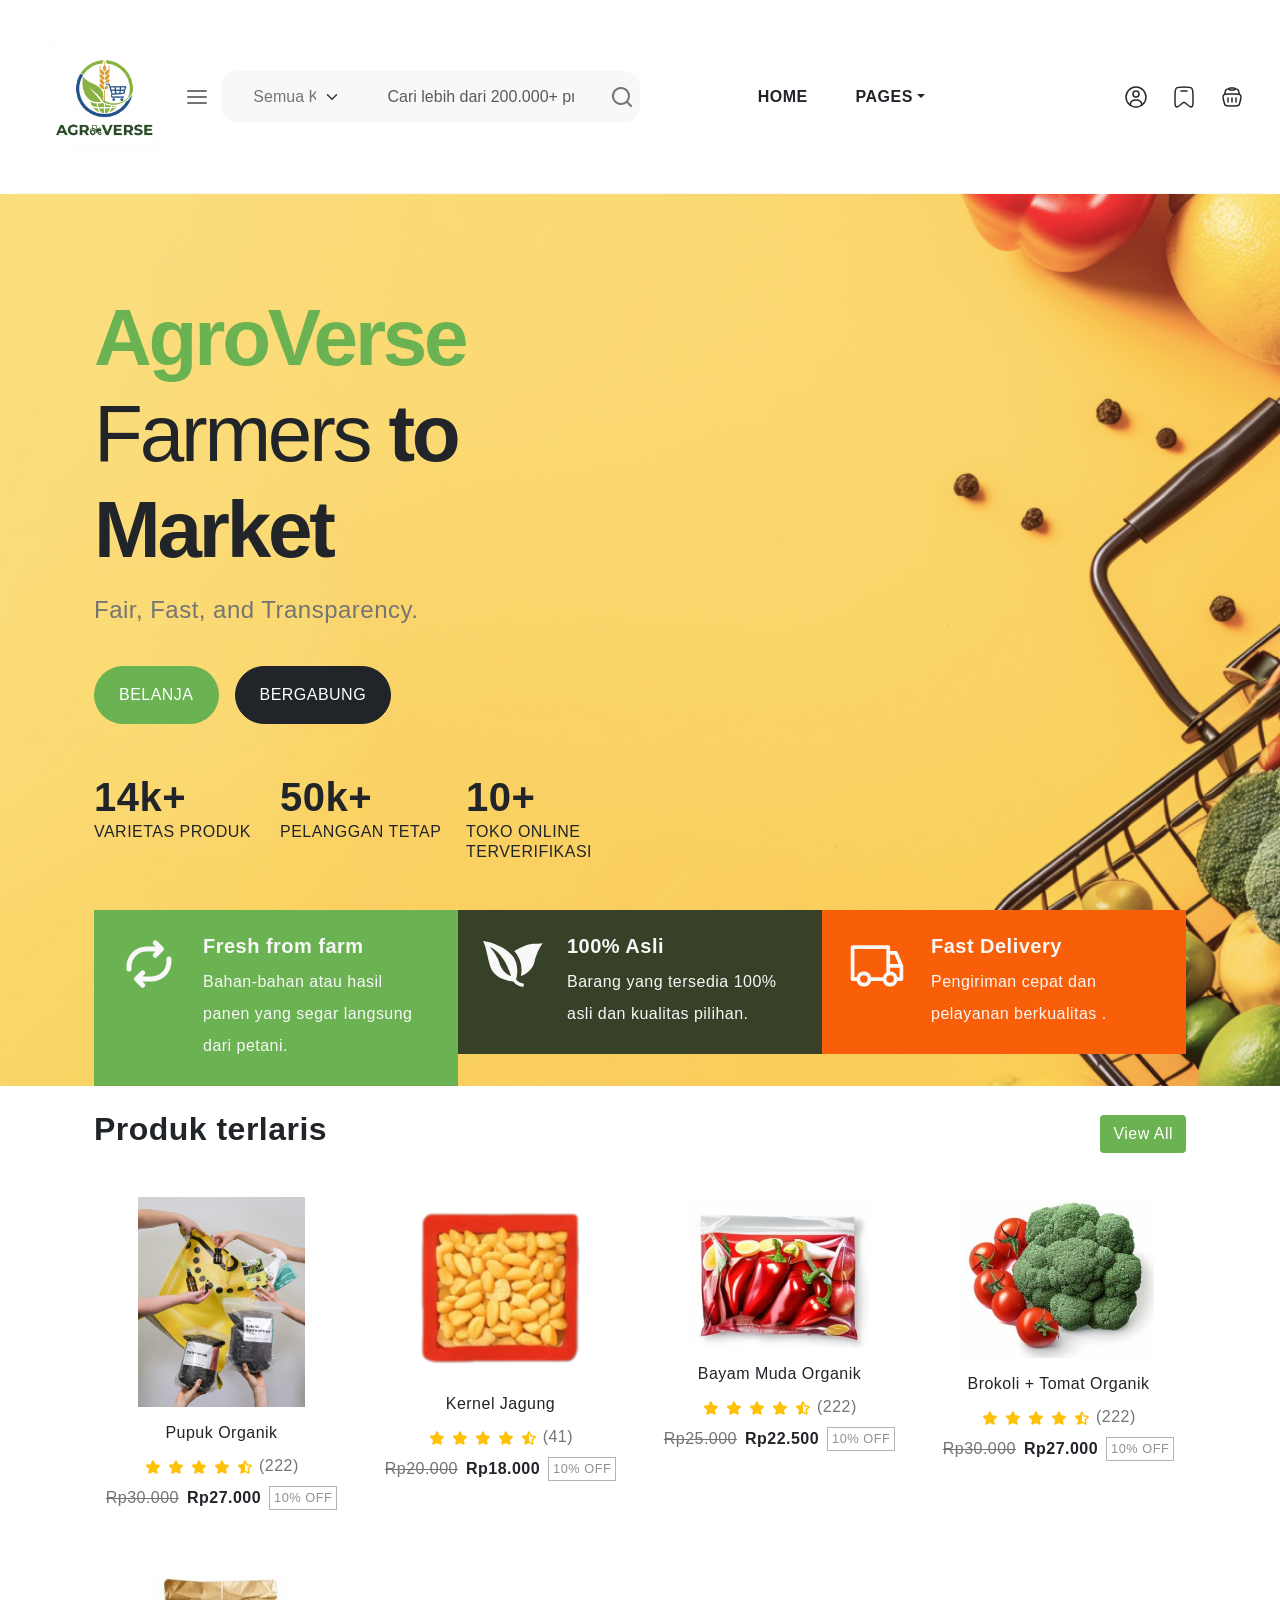
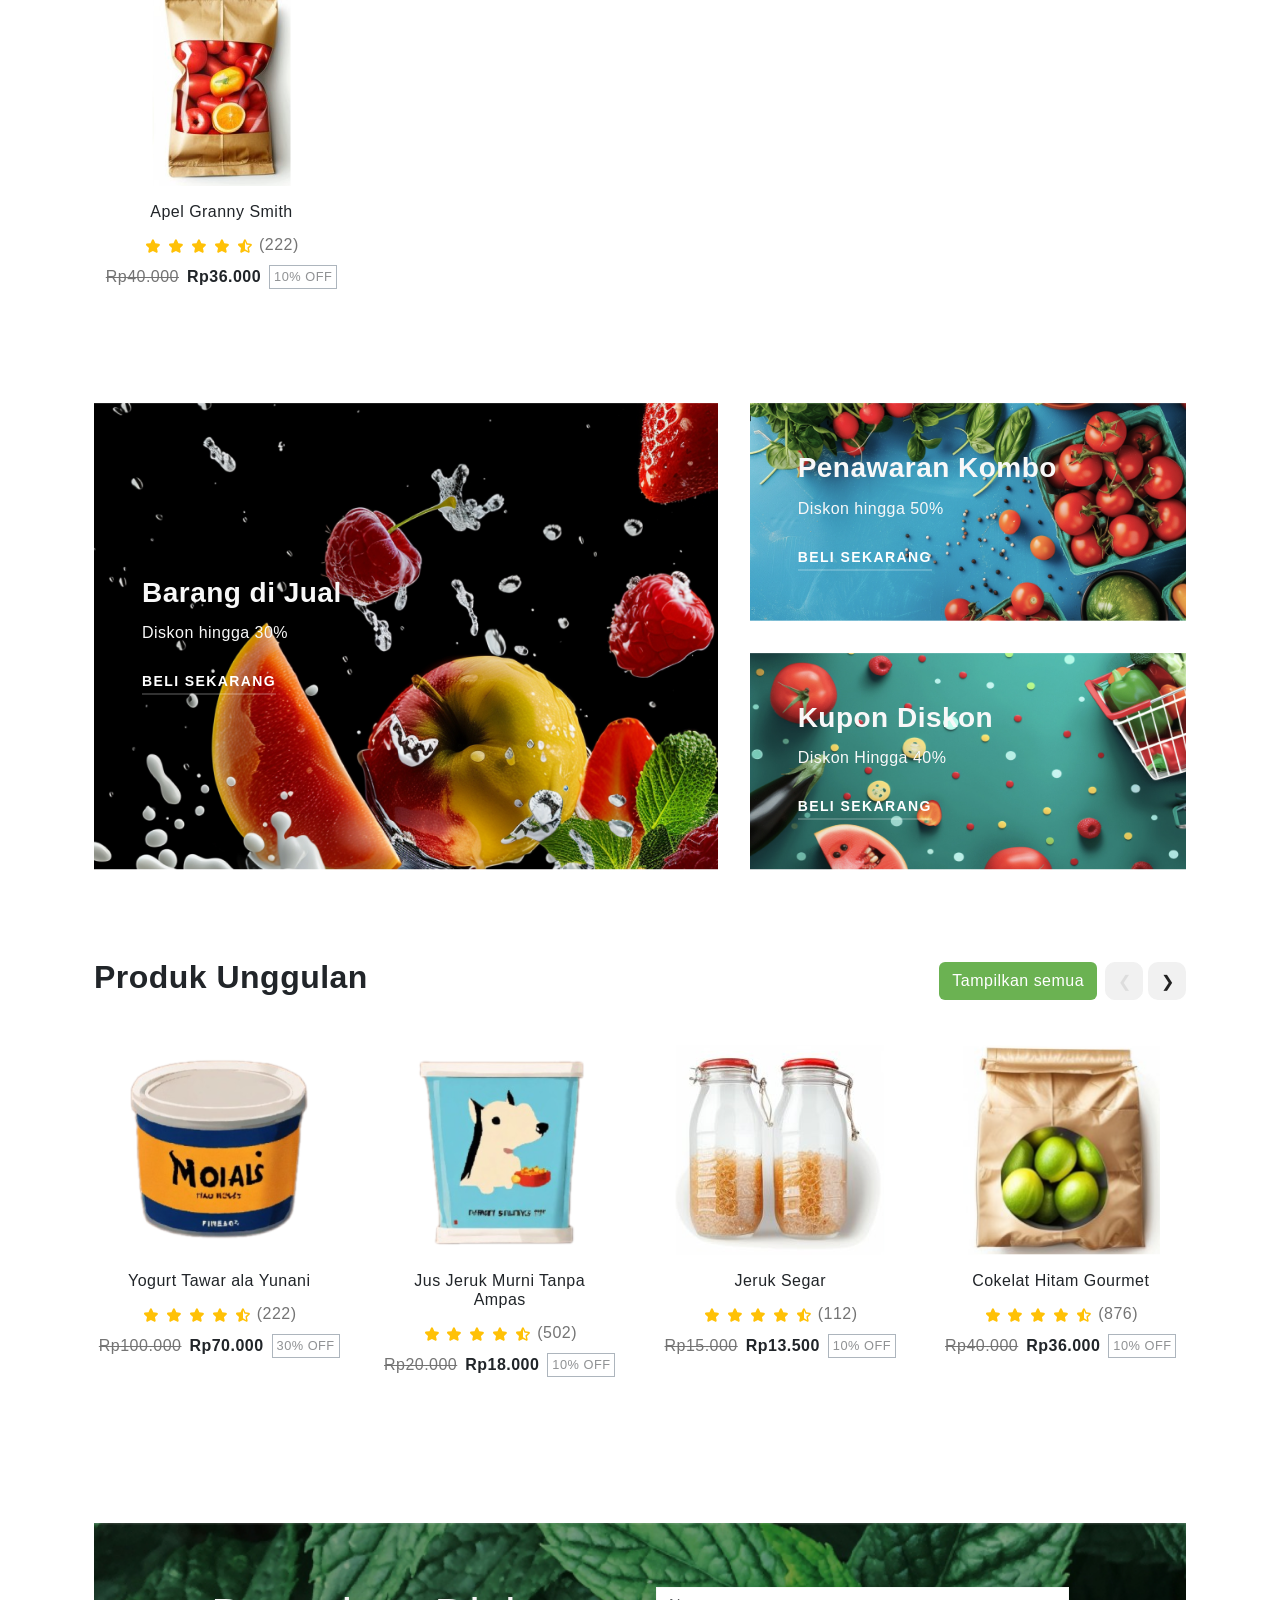
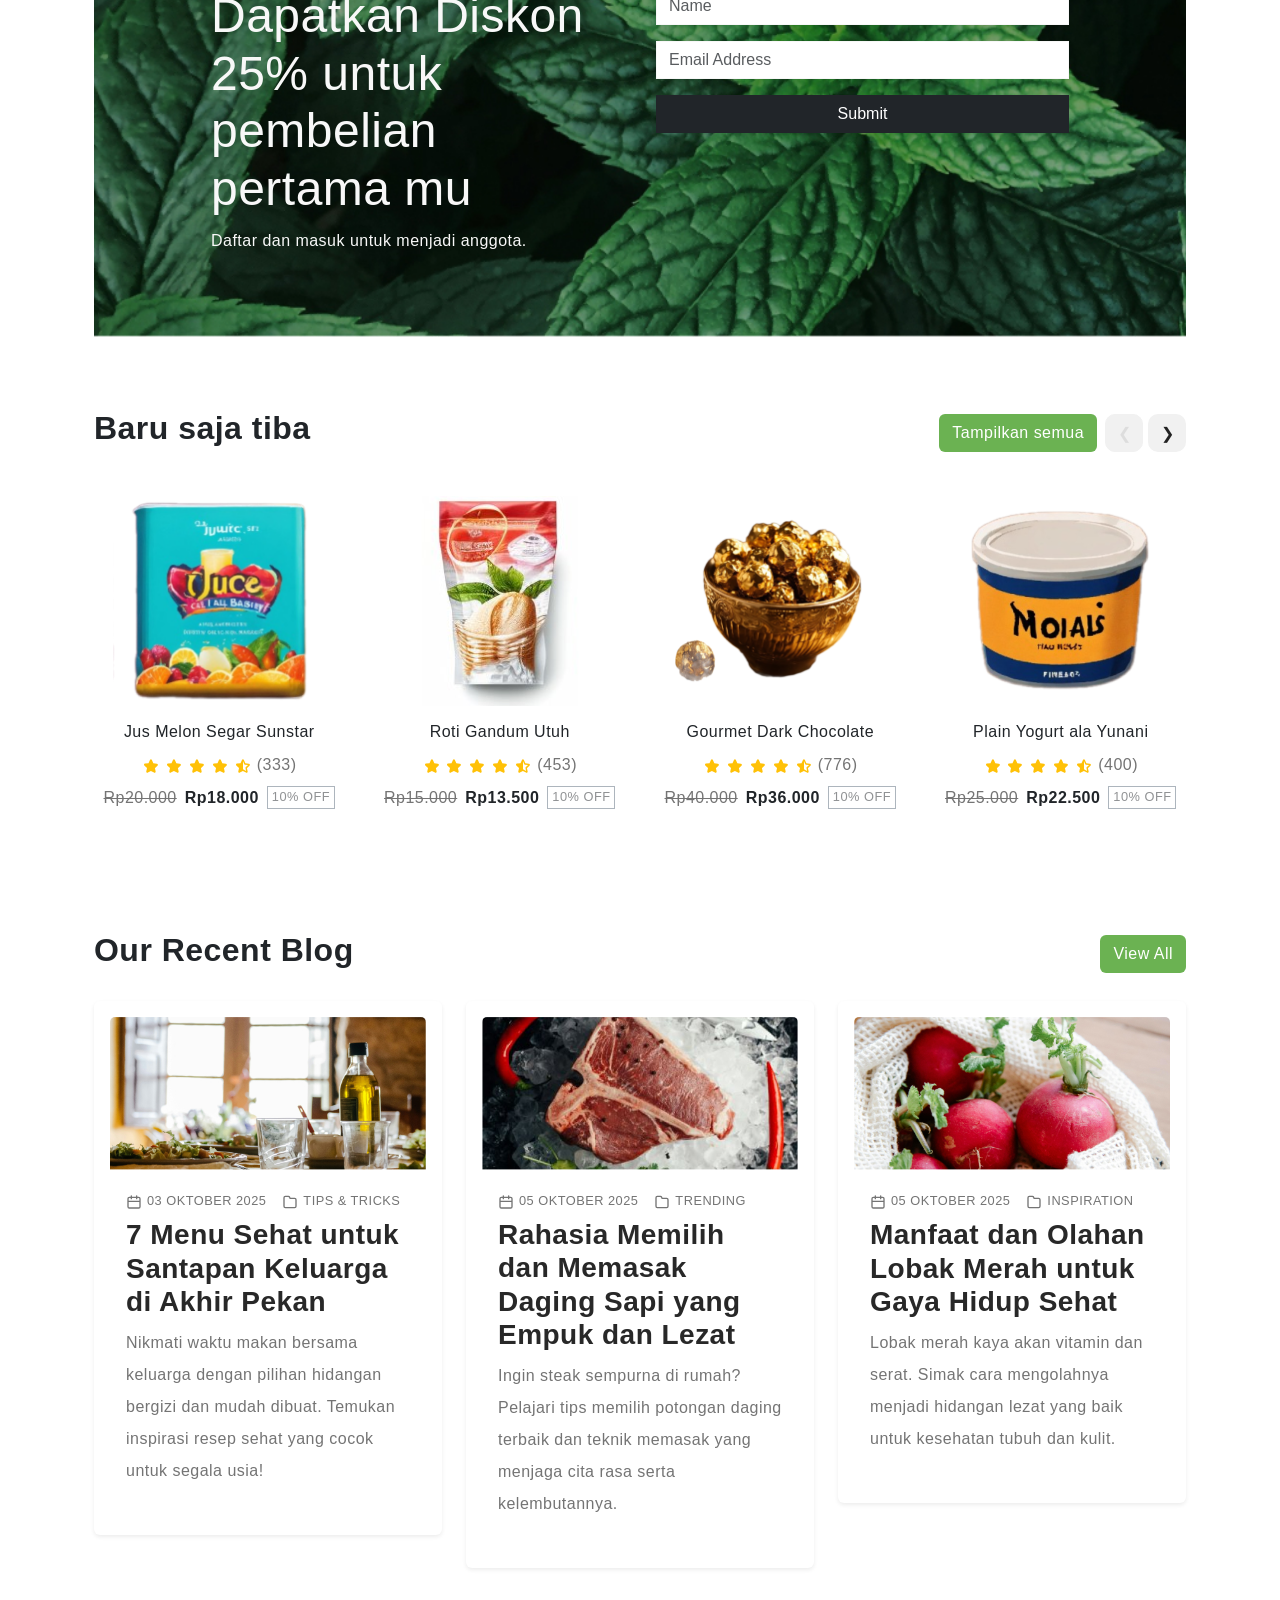
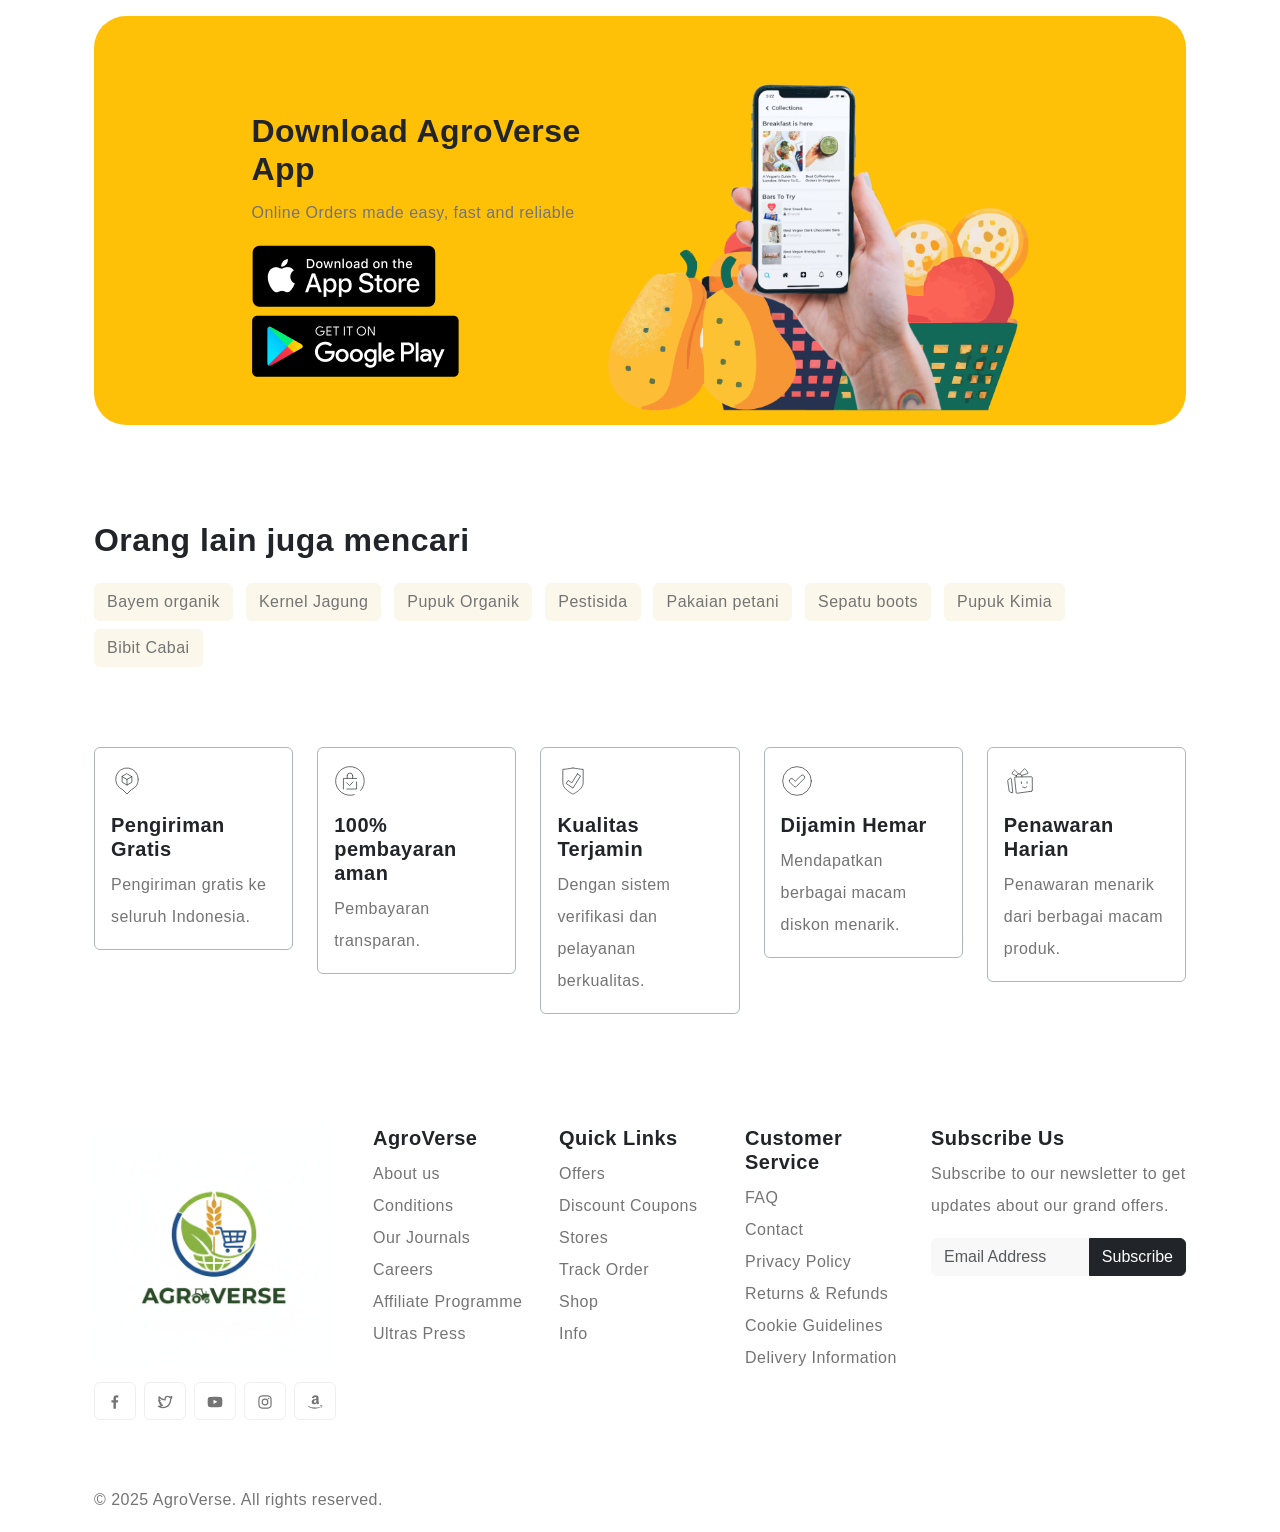
<file: index.html>
<!DOCTYPE html>
<html lang="en">
  <head>
    <title>AgroVerse - From Farmers to Market</title>
    <meta charset="utf-8">
    <meta http-equiv="X-UA-Compatible" content="IE=edge">
    <meta name="viewport" content="width=device-width, initial-scale=1.0">
    <meta name="format-detection" content="telephone=no">
    <meta name="apple-mobile-web-app-capable" content="yes">
    <meta name="author" content="">
    <meta name="keywords" content="">
    <meta name="description" content="">

    <link rel="stylesheet" href="https://cdn.jsdelivr.net/npm/swiper@9/swiper-bundle.min.css">
    <link href="https://cdn.jsdelivr.net/npm/bootstrap@5.3.0-alpha3/dist/css/bootstrap.min.css" rel="stylesheet" integrity="sha384-KK94CHFLLe+nY2dmCWGMq91rCGa5gtU4mk92HdvYe+M/SXH301p5ILy+dN9+nJOZ" crossorigin="anonymous">
    <link rel="stylesheet" type="text/css" href="css/vendor.css">
    <link rel="stylesheet" type="text/css" href="style.css">

    <link rel="preconnect" href="https://fonts.googleapis.com">
    <link rel="preconnect" href="https://fonts.gstatic.com" crossorigin>
    <link href="https://fonts.googleapis.com/css2?family=Nunito:wght@400;700&family=Open+Sans:ital,wght@0,400;0,700;1,400;1,700&display=swap" rel="stylesheet">

  </head>
  <body> 

    <svg xmlns="http://www.w3.org/2000/svg" style="display: none;">
      <defs>
        <symbol xmlns="http://www.w3.org/2000/svg" id="facebook" viewBox="0 0 24 24"><path fill="currentColor" d="M15.12 5.32H17V2.14A26.11 26.11 0 0 0 14.26 2c-2.72 0-4.58 1.66-4.58 4.7v2.62H6.61v3.56h3.07V22h3.68v-9.12h3.06l.46-3.56h-3.52V7.05c0-1.05.28-1.73 1.76-1.73Z"/></symbol>
        <symbol xmlns="http://www.w3.org/2000/svg" id="twitter" viewBox="0 0 24 24"><path fill="currentColor" d="M22.991 3.95a1 1 0 0 0-1.51-.86a7.48 7.48 0 0 1-1.874.794a5.152 5.152 0 0 0-3.374-1.242a5.232 5.232 0 0 0-5.223 5.063a11.032 11.032 0 0 1-6.814-3.924a1.012 1.012 0 0 0-.857-.365a.999.999 0 0 0-.785.5a5.276 5.276 0 0 0-.242 4.769l-.002.001a1.041 1.041 0 0 0-.496.89a3.042 3.042 0 0 0 .027.439a5.185 5.185 0 0 0 1.568 3.312a.998.998 0 0 0-.066.77a5.204 5.204 0 0 0 2.362 2.922a7.465 7.465 0 0 1-3.59.448A1 1 0 0 0 1.45 19.3a12.942 12.942 0 0 0 7.01 2.061a12.788 12.788 0 0 0 12.465-9.363a12.822 12.822 0 0 0 .535-3.646l-.001-.2a5.77 5.77 0 0 0 1.532-4.202Zm-3.306 3.212a.995.995 0 0 0-.234.702c.01.165.009.331.009.488a10.824 10.824 0 0 1-.454 3.08a10.685 10.685 0 0 1-10.546 7.93a10.938 10.938 0 0 1-2.55-.301a9.48 9.48 0 0 0 2.942-1.564a1 1 0 0 0-.602-1.786a3.208 3.208 0 0 1-2.214-.935q.224-.042.445-.105a1 1 0 0 0-.08-1.943a3.198 3.198 0 0 1-2.25-1.726a5.3 5.3 0 0 0 .545.046a1.02 1.02 0 0 0 .984-.696a1 1 0 0 0-.4-1.137a3.196 3.196 0 0 1-1.425-2.673c0-.066.002-.133.006-.198a13.014 13.014 0 0 0 8.21 3.48a1.02 1.02 0 0 0 .817-.36a1 1 0 0 0 .206-.867a3.157 3.157 0 0 1-.087-.729a3.23 3.23 0 0 1 3.226-3.226a3.184 3.184 0 0 1 2.345 1.02a.993.993 0 0 0 .921.298a9.27 9.27 0 0 0 1.212-.322a6.681 6.681 0 0 1-1.026 1.524Z"/></symbol>
        <symbol xmlns="http://www.w3.org/2000/svg" id="youtube" viewBox="0 0 24 24"><path fill="currentColor" d="M23 9.71a8.5 8.5 0 0 0-.91-4.13a2.92 2.92 0 0 0-1.72-1A78.36 78.36 0 0 0 12 4.27a78.45 78.45 0 0 0-8.34.3a2.87 2.87 0 0 0-1.46.74c-.9.83-1 2.25-1.1 3.45a48.29 48.29 0 0 0 0 6.48a9.55 9.55 0 0 0 .3 2a3.14 3.14 0 0 0 .71 1.36a2.86 2.86 0 0 0 1.49.78a45.18 45.18 0 0 0 6.5.33c3.5.05 6.57 0 10.2-.28a2.88 2.88 0 0 0 1.53-.78a2.49 2.49 0 0 0 .61-1a10.58 10.58 0 0 0 .52-3.4c.04-.56.04-3.94.04-4.54ZM9.74 14.85V8.66l5.92 3.11c-1.66.92-3.85 1.96-5.92 3.08Z"/></symbol>
        <symbol xmlns="http://www.w3.org/2000/svg" id="instagram" viewBox="0 0 24 24"><path fill="currentColor" d="M17.34 5.46a1.2 1.2 0 1 0 1.2 1.2a1.2 1.2 0 0 0-1.2-1.2Zm4.6 2.42a7.59 7.59 0 0 0-.46-2.43a4.94 4.94 0 0 0-1.16-1.77a4.7 4.7 0 0 0-1.77-1.15a7.3 7.3 0 0 0-2.43-.47C15.06 2 14.72 2 12 2s-3.06 0-4.12.06a7.3 7.3 0 0 0-2.43.47a4.78 4.78 0 0 0-1.77 1.15a4.7 4.7 0 0 0-1.15 1.77a7.3 7.3 0 0 0-.47 2.43C2 8.94 2 9.28 2 12s0 3.06.06 4.12a7.3 7.3 0 0 0 .47 2.43a4.7 4.7 0 0 0 1.15 1.77a4.78 4.78 0 0 0 1.77 1.15a7.3 7.3 0 0 0 2.43.47C8.94 22 9.28 22 12 22s3.06 0 4.12-.06a7.3 7.3 0 0 0 2.43-.47a4.7 4.7 0 0 0 1.77-1.15a4.85 4.85 0 0 0 1.16-1.77a7.59 7.59 0 0 0 .46-2.43c0-1.06.06-1.4.06-4.12s0-3.06-.06-4.12ZM20.14 16a5.61 5.61 0 0 1-.34 1.86a3.06 3.06 0 0 1-.75 1.15a3.19 3.19 0 0 1-1.15.75a5.61 5.61 0 0 1-1.86.34c-1 .05-1.37.06-4 .06s-3 0-4-.06a5.73 5.73 0 0 1-1.94-.3a3.27 3.27 0 0 1-1.1-.75a3 3 0 0 1-.74-1.15a5.54 5.54 0 0 1-.4-1.9c0-1-.06-1.37-.06-4s0-3 .06-4a5.54 5.54 0 0 1 .35-1.9A3 3 0 0 1 5 5a3.14 3.14 0 0 1 1.1-.8A5.73 5.73 0 0 1 8 3.86c1 0 1.37-.06 4-.06s3 0 4 .06a5.61 5.61 0 0 1 1.86.34a3.06 3.06 0 0 1 1.19.8a3.06 3.06 0 0 1 .75 1.1a5.61 5.61 0 0 1 .34 1.9c.05 1 .06 1.37.06 4s-.01 3-.06 4ZM12 6.87A5.13 5.13 0 1 0 17.14 12A5.12 5.12 0 0 0 12 6.87Zm0 8.46A3.33 3.33 0 1 1 15.33 12A3.33 3.33 0 0 1 12 15.33Z"/></symbol>
        <symbol xmlns="http://www.w3.org/2000/svg" id="amazon" viewBox="0 0 24 24"><path fill="currentColor" d="M1.04 17.52q.1-.16.32-.02a21.308 21.308 0 0 0 10.88 2.9a21.524 21.524 0 0 0 7.74-1.46q.1-.04.29-.12t.27-.12a.356.356 0 0 1 .47.12q.17.24-.11.44q-.36.26-.92.6a14.99 14.99 0 0 1-3.84 1.58A16.175 16.175 0 0 1 12 22a16.017 16.017 0 0 1-5.9-1.09a16.246 16.246 0 0 1-4.98-3.07a.273.273 0 0 1-.12-.2a.215.215 0 0 1 .04-.12Zm6.02-5.7a4.036 4.036 0 0 1 .68-2.36A4.197 4.197 0 0 1 9.6 7.98a10.063 10.063 0 0 1 2.66-.66q.54-.06 1.76-.16v-.34a3.562 3.562 0 0 0-.28-1.72a1.5 1.5 0 0 0-1.32-.6h-.16a2.189 2.189 0 0 0-1.14.42a1.64 1.64 0 0 0-.62 1a.508.508 0 0 1-.4.46L7.8 6.1q-.34-.08-.34-.36a.587.587 0 0 1 .02-.14a3.834 3.834 0 0 1 1.67-2.64A6.268 6.268 0 0 1 12.26 2h.5a5.054 5.054 0 0 1 3.56 1.18a3.81 3.81 0 0 1 .37.43a3.875 3.875 0 0 1 .27.41a2.098 2.098 0 0 1 .18.52q.08.34.12.47a2.856 2.856 0 0 1 .06.56q.02.43.02.51v4.84a2.868 2.868 0 0 0 .15.95a2.475 2.475 0 0 0 .29.62q.14.19.46.61a.599.599 0 0 1 .12.32a.346.346 0 0 1-.16.28q-1.66 1.44-1.8 1.56a.557.557 0 0 1-.58.04q-.28-.24-.49-.46t-.3-.32a4.466 4.466 0 0 1-.29-.39q-.2-.29-.28-.39a4.91 4.91 0 0 1-2.2 1.52a6.038 6.038 0 0 1-1.68.2a3.505 3.505 0 0 1-2.53-.95a3.553 3.553 0 0 1-.99-2.69Zm3.44-.4a1.895 1.895 0 0 0 .39 1.25a1.294 1.294 0 0 0 1.05.47a1.022 1.022 0 0 0 .17-.02a1.022 1.022 0 0 1 .15-.02a2.033 2.033 0 0 0 1.3-1.08a3.13 3.13 0 0 0 .33-.83a3.8 3.8 0 0 0 .12-.73q.01-.28.01-.92v-.5a7.287 7.287 0 0 0-1.76.16a2.144 2.144 0 0 0-1.76 2.22Zm8.4 6.44a.626.626 0 0 1 .12-.16a3.14 3.14 0 0 1 .96-.46a6.52 6.52 0 0 1 1.48-.22a1.195 1.195 0 0 1 .38.02q.9.08 1.08.3a.655.655 0 0 1 .08.36v.14a4.56 4.56 0 0 1-.38 1.65a3.84 3.84 0 0 1-1.06 1.53a.302.302 0 0 1-.18.08a.177.177 0 0 1-.08-.02q-.12-.06-.06-.22a7.632 7.632 0 0 0 .74-2.42a.513.513 0 0 0-.08-.32q-.2-.24-1.12-.24q-.34 0-.8.04q-.5.06-.92.12a.232.232 0 0 1-.16-.04a.065.065 0 0 1-.02-.08a.153.153 0 0 1 .02-.06Z"/></symbol>

        <symbol xmlns="http://www.w3.org/2000/svg" id="menu" viewBox="0 0 24 24"><path fill="currentColor" d="M2 6a1 1 0 0 1 1-1h18a1 1 0 1 1 0 2H3a1 1 0 0 1-1-1m0 6.032a1 1 0 0 1 1-1h18a1 1 0 1 1 0 2H3a1 1 0 0 1-1-1m1 5.033a1 1 0 1 0 0 2h18a1 1 0 0 0 0-2z"/></symbol>
        <symbol xmlns="http://www.w3.org/2000/svg" id="link" viewBox="0 0 24 24"><path fill="currentColor" d="M12 19a1 1 0 1 0-1-1a1 1 0 0 0 1 1Zm5 0a1 1 0 1 0-1-1a1 1 0 0 0 1 1Zm0-4a1 1 0 1 0-1-1a1 1 0 0 0 1 1Zm-5 0a1 1 0 1 0-1-1a1 1 0 0 0 1 1Zm7-12h-1V2a1 1 0 0 0-2 0v1H8V2a1 1 0 0 0-2 0v1H5a3 3 0 0 0-3 3v14a3 3 0 0 0 3 3h14a3 3 0 0 0 3-3V6a3 3 0 0 0-3-3Zm1 17a1 1 0 0 1-1 1H5a1 1 0 0 1-1-1v-9h16Zm0-11H4V6a1 1 0 0 1 1-1h1v1a1 1 0 0 0 2 0V5h8v1a1 1 0 0 0 2 0V5h1a1 1 0 0 1 1 1ZM7 15a1 1 0 1 0-1-1a1 1 0 0 0 1 1Zm0 4a1 1 0 1 0-1-1a1 1 0 0 0 1 1Z"/></symbol>
        <symbol xmlns="http://www.w3.org/2000/svg" id="arrow-right" viewBox="0 0 24 24"><path fill="currentColor" d="M17.92 11.62a1 1 0 0 0-.21-.33l-5-5a1 1 0 0 0-1.42 1.42l3.3 3.29H7a1 1 0 0 0 0 2h7.59l-3.3 3.29a1 1 0 0 0 0 1.42a1 1 0 0 0 1.42 0l5-5a1 1 0 0 0 .21-.33a1 1 0 0 0 0-.76Z"/></symbol>
        <symbol xmlns="http://www.w3.org/2000/svg" id="category" viewBox="0 0 24 24"><path fill="currentColor" d="M19 5.5h-6.28l-.32-1a3 3 0 0 0-2.84-2H5a3 3 0 0 0-3 3v13a3 3 0 0 0 3 3h14a3 3 0 0 0 3-3v-10a3 3 0 0 0-3-3Zm1 13a1 1 0 0 1-1 1H5a1 1 0 0 1-1-1v-13a1 1 0 0 1 1-1h4.56a1 1 0 0 1 .95.68l.54 1.64a1 1 0 0 0 .95.68h7a1 1 0 0 1 1 1Z"/></symbol>
        <symbol xmlns="http://www.w3.org/2000/svg" id="calendar" viewBox="0 0 24 24"><path fill="currentColor" d="M19 4h-2V3a1 1 0 0 0-2 0v1H9V3a1 1 0 0 0-2 0v1H5a3 3 0 0 0-3 3v12a3 3 0 0 0 3 3h14a3 3 0 0 0 3-3V7a3 3 0 0 0-3-3Zm1 15a1 1 0 0 1-1 1H5a1 1 0 0 1-1-1v-7h16Zm0-9H4V7a1 1 0 0 1 1-1h2v1a1 1 0 0 0 2 0V6h6v1a1 1 0 0 0 2 0V6h2a1 1 0 0 1 1 1Z"/></symbol>
        <symbol xmlns="http://www.w3.org/2000/svg" id="heart" viewBox="0 0 24 24"><path fill="currentColor" d="M20.16 4.61A6.27 6.27 0 0 0 12 4a6.27 6.27 0 0 0-8.16 9.48l7.45 7.45a1 1 0 0 0 1.42 0l7.45-7.45a6.27 6.27 0 0 0 0-8.87Zm-1.41 7.46L12 18.81l-6.75-6.74a4.28 4.28 0 0 1 3-7.3a4.25 4.25 0 0 1 3 1.25a1 1 0 0 0 1.42 0a4.27 4.27 0 0 1 6 6.05Z"/></symbol>
        <symbol xmlns="http://www.w3.org/2000/svg" id="plus" viewBox="0 0 24 24"><path fill="currentColor" d="M19 11h-6V5a1 1 0 0 0-2 0v6H5a1 1 0 0 0 0 2h6v6a1 1 0 0 0 2 0v-6h6a1 1 0 0 0 0-2Z"/></symbol>
        <symbol xmlns="http://www.w3.org/2000/svg" id="minus" viewBox="0 0 24 24"><path fill="currentColor" d="M19 11H5a1 1 0 0 0 0 2h14a1 1 0 0 0 0-2Z"/></symbol>
        <symbol xmlns="http://www.w3.org/2000/svg" id="cart" viewBox="0 0 24 24"><path fill="currentColor" d="M8.5 19a1.5 1.5 0 1 0 1.5 1.5A1.5 1.5 0 0 0 8.5 19ZM19 16H7a1 1 0 0 1 0-2h8.491a3.013 3.013 0 0 0 2.885-2.176l1.585-5.55A1 1 0 0 0 19 5H6.74a3.007 3.007 0 0 0-2.82-2H3a1 1 0 0 0 0 2h.921a1.005 1.005 0 0 1 .962.725l.155.545v.005l1.641 5.742A3 3 0 0 0 7 18h12a1 1 0 0 0 0-2Zm-1.326-9l-1.22 4.274a1.005 1.005 0 0 1-.963.726H8.754l-.255-.892L7.326 7ZM16.5 19a1.5 1.5 0 1 0 1.5 1.5a1.5 1.5 0 0 0-1.5-1.5Z"/></symbol>
        <symbol xmlns="http://www.w3.org/2000/svg" id="check" viewBox="0 0 24 24"><path fill="currentColor" d="M18.71 7.21a1 1 0 0 0-1.42 0l-7.45 7.46l-3.13-3.14A1 1 0 1 0 5.29 13l3.84 3.84a1 1 0 0 0 1.42 0l8.16-8.16a1 1 0 0 0 0-1.47Z"/></symbol>
        <symbol xmlns="http://www.w3.org/2000/svg" id="trash" viewBox="0 0 24 24"><path fill="currentColor" d="M10 18a1 1 0 0 0 1-1v-6a1 1 0 0 0-2 0v6a1 1 0 0 0 1 1ZM20 6h-4V5a3 3 0 0 0-3-3h-2a3 3 0 0 0-3 3v1H4a1 1 0 0 0 0 2h1v11a3 3 0 0 0 3 3h8a3 3 0 0 0 3-3V8h1a1 1 0 0 0 0-2ZM10 5a1 1 0 0 1 1-1h2a1 1 0 0 1 1 1v1h-4Zm7 14a1 1 0 0 1-1 1H8a1 1 0 0 1-1-1V8h10Zm-3-1a1 1 0 0 0 1-1v-6a1 1 0 0 0-2 0v6a1 1 0 0 0 1 1Z"/></symbol>
        <symbol xmlns="http://www.w3.org/2000/svg" id="search" viewBox="0 0 24 24"><path fill="currentColor" d="M21.71 20.29L18 16.61A9 9 0 1 0 16.61 18l3.68 3.68a1 1 0 0 0 1.42 0a1 1 0 0 0 0-1.39ZM11 18a7 7 0 1 1 7-7a7 7 0 0 1-7 7Z"/></symbol>
        <symbol xmlns="http://www.w3.org/2000/svg" id="close" viewBox="0 0 15 15"><path fill="currentColor" d="M7.953 3.788a.5.5 0 0 0-.906 0L6.08 5.85l-2.154.33a.5.5 0 0 0-.283.843l1.574 1.613l-.373 2.284a.5.5 0 0 0 .736.518l1.92-1.063l1.921 1.063a.5.5 0 0 0 .736-.519l-.373-2.283l1.574-1.613a.5.5 0 0 0-.283-.844L8.921 5.85l-.968-2.062Z"/></symbol>
        
        <symbol xmlns="http://www.w3.org/2000/svg" id="package" viewBox="0 0 48 48"><path fill="none" stroke="currentColor" stroke-linecap="round" stroke-linejoin="round" d="m24 13.264l7.288 4.21L24 21.681l-7.288-4.209Z"/><path fill="none" stroke="currentColor" stroke-linecap="round" stroke-linejoin="round" d="M16.712 17.473v8.418L24 30.101l7.288-4.21v-8.418M24 30.1v-8.418"/><path fill="none" stroke="currentColor" stroke-linecap="round" stroke-linejoin="round" d="M40.905 21.405a16.905 16.905 0 1 0-23.389 15.611L24 43.5l6.484-6.484a16.906 16.906 0 0 0 10.42-15.611"/></symbol>
        <symbol xmlns="http://www.w3.org/2000/svg" id="secure" viewBox="0 0 48 48"><path fill="none" stroke="currentColor" stroke-linecap="round" stroke-linejoin="round" d="M14.134 36V20.11h19.732M19.279 36h14.587V25.45"/><path fill="none" stroke="currentColor" stroke-linecap="round" stroke-linejoin="round" d="m19.246 26.606l4.135 4.135l5.373-5.372m-8.934-9.282a4.087 4.087 0 1 1 8.174 0m0 0v4.023m-8.172-4.108v4.108"/><path fill="none" stroke="currentColor" stroke-linecap="round" stroke-linejoin="round" d="M30.288 44.566a21.516 21.516 0 1 1 9.69-6.18"/></symbol>
        <symbol xmlns="http://www.w3.org/2000/svg" id="quality" viewBox="0 0 48 48"><path fill="none" stroke="currentColor" stroke-linecap="round" stroke-linejoin="round" d="m30.59 13.45l4.77 2.94L24 34.68l-10.33-7l3.11-4.6l5.52 3.71l8.26-13.38Z"/><path fill="none" stroke="currentColor" stroke-linecap="round" stroke-linejoin="round" d="M24 4.5s-11.26 2-15.25 2v20a11.16 11.16 0 0 0 .8 4.1a15 15 0 0 0 2 3.61a22 22 0 0 0 2.81 3.07a34.47 34.47 0 0 0 3 2.48a34 34 0 0 0 2.89 1.86c1 .59 1.71 1 2.13 1.19l1 .49a1.44 1.44 0 0 0 1.24 0l1-.49c.42-.2 1.13-.6 2.13-1.19a34 34 0 0 0 2.89-1.86a34.47 34.47 0 0 0 3-2.48a22 22 0 0 0 2.81-3.07a15 15 0 0 0 2-3.61a11.16 11.16 0 0 0 .8-4.1v-20c-3.99.03-15.25-2-15.25-2"/></symbol>
        <symbol xmlns="http://www.w3.org/2000/svg" id="savings" viewBox="0 0 48 48"><circle cx="24" cy="24" r="21.5" fill="none" stroke="currentColor" stroke-linecap="round" stroke-linejoin="round"/><path fill="none" stroke="currentColor" stroke-linecap="round" stroke-linejoin="round" d="M12.5 23.684a3.298 3.298 0 0 1 5.63-2.332l3.212 3.212h0l8.53-8.53a3.298 3.298 0 0 1 5.628 2.333h0c0 .875-.348 1.714-.966 2.333L22.983 32.25a2.321 2.321 0 0 1-3.283 0l-6.234-6.233a3.298 3.298 0 0 1-.966-2.333"/></symbol>
        <symbol xmlns="http://www.w3.org/2000/svg" id="offers" viewBox="0 0 48 48"><path fill="none" stroke="currentColor" stroke-linecap="round" stroke-linejoin="round" d="m41.556 39.297l-22.022 3.11a1.097 1.097 0 0 1-1.245-.97l-2.352-22.311a1.097 1.097 0 0 1 1.08-1.213l24.238-.229a1.097 1.097 0 0 1 1.108 1.09l.137 19.429c.004.55-.4 1.017-.944 1.094M26.1 25.258v2.579m8.494-2.731v2.175"/><path fill="none" stroke="currentColor" stroke-linecap="round" stroke-linejoin="round" d="M34.343 32.346c-1.437.828-1.926 1.198-2.774 1.988c-1.19-.457-2.284-1.228-3.797-1.456m-15.953 8.721l-3.49-1.6a1.12 1.12 0 0 1-.643-.863L5.511 23.593c-.056-.4.108-.8.43-1.046l3.15-2.406a1.257 1.257 0 0 1 2.014.874l1.966 19.69a.887.887 0 0 1-1.252.894m11.989-28.112c.214-.456.964-1.716 2.76-3.618c3.108-3.323 4.26-4.288 4.26-4.288s1.42.75 3.27 3.109c1.876 2.358 1.93 3.832 1.93 3.832s.67-.08-4.797 1.688c-3.055.991-4.368 1.152-4.931 1.152"/><path fill="none" stroke="currentColor" stroke-linecap="round" stroke-linejoin="round" d="M26.97 17.828v-.054c0-.884-.241-1.715-.67-2.412c-.563-.91-1.447-1.608-2.492-1.876a3.58 3.58 0 0 0-1.072-.16c-.429 0-.858.053-1.233.214c-1.152.348-2.063 1.18-2.573 2.278a4.747 4.747 0 0 0-.428 1.956v.134"/><path fill="none" stroke="currentColor" stroke-linecap="round" stroke-linejoin="round" d="M18.93 15.818c-.562-.107-1.5-.349-3.135-.884c-2.304-.75-3.43-1.528-3.43-1.528s-.456-1.393 1.045-3.296s2.653-2.52 2.653-2.52s.911.778 3.43 3.485c1.26 1.313 1.796 2.09 2.01 2.465h.027"/></symbol>
        
        <symbol xmlns="http://www.w3.org/2000/svg" id="delivery" viewBox="0 0 32 32"><path fill="currentColor" d="m29.92 16.61l-3-7A1 1 0 0 0 26 9h-3V7a1 1 0 0 0-1-1H3a1 1 0 0 0-1 1v17a1 1 0 0 0 1 1h2.14a4 4 0 0 0 7.72 0h6.28a4 4 0 0 0 7.72 0H29a1 1 0 0 0 1-1v-7a1 1 0 0 0-.08-.39M23 11h2.34l2.14 5H23ZM9 26a2 2 0 1 1 2-2a2 2 0 0 1-2 2m10.14-3h-6.28a4 4 0 0 0-7.72 0H4V8h17v12.56A4 4 0 0 0 19.14 23M23 26a2 2 0 1 1 2-2a2 2 0 0 1-2 2m5-3h-1.14A4 4 0 0 0 23 20v-2h5Z"/></symbol>
        <symbol xmlns="http://www.w3.org/2000/svg" id="organic" viewBox="0 0 24 24"><path fill="currentColor" d="M0 2.84c1.402 2.71 1.445 5.241 2.977 10.4c1.855 5.341 8.703 5.701 9.21 5.711c.46.726 1.513 1.704 3.926 2.21l.268-1.272c-2.082-.436-2.844-1.239-3.106-1.68l-.005.006c.087-.484 1.523-5.377-1.323-9.352C7.182 3.583 0 2.84 0 2.84m24 .84c-3.898.611-4.293-.92-11.473 3.093a11.879 11.879 0 0 1 2.625 10.05c3.723-1.486 5.166-3.976 5.606-6.466c0 0 1.27-4.716 3.242-6.677M12.527 6.773l-.002-.002v.004zM2.643 5.22s5.422 1.426 8.543 11.543c-2.945-.889-4.203-3.796-4.63-5.168h.006a15.863 15.863 0 0 0-3.92-6.375z"/></symbol>
        <symbol xmlns="http://www.w3.org/2000/svg" id="fresh" viewBox="0 0 24 24"><g fill="none"><path d="M24 0v24H0V0zM12.594 23.258l-.012.002l-.071.035l-.02.004l-.014-.004l-.071-.036c-.01-.003-.019 0-.024.006l-.004.01l-.017.428l.005.02l.01.013l.104.074l.015.004l.012-.004l.104-.074l.012-.016l.004-.017l-.017-.427c-.002-.01-.009-.017-.016-.018m.264-.113l-.014.002l-.184.093l-.01.01l-.003.011l.018.43l.005.012l.008.008l.201.092c.012.004.023 0 .029-.008l.004-.014l-.034-.614c-.003-.012-.01-.02-.02-.022m-.715.002a.023.023 0 0 0-.027.006l-.006.014l-.034.614c0 .012.007.02.017.024l.015-.002l.201-.093l.01-.008l.003-.011l.018-.43l-.003-.012l-.01-.01z"/><path fill="currentColor" d="M20 9a1 1 0 0 1 1 1v1a8 8 0 0 1-8 8H9.414l.793.793a1 1 0 0 1-1.414 1.414l-2.496-2.496a.997.997 0 0 1-.287-.567L6 17.991a.996.996 0 0 1 .237-.638l.056-.06l2.5-2.5a1 1 0 0 1 1.414 1.414L9.414 17H13a6 6 0 0 0 6-6v-1a1 1 0 0 1 1-1m-4.793-6.207l2.5 2.5a1 1 0 0 1 0 1.414l-2.5 2.5a1 1 0 1 1-1.414-1.414L14.586 7H11a6 6 0 0 0-6 6v1a1 1 0 1 1-2 0v-1a8 8 0 0 1 8-8h3.586l-.793-.793a1 1 0 0 1 1.414-1.414"/></g></symbol>

        <symbol xmlns="http://www.w3.org/2000/svg" id="star-full" viewBox="0 0 24 24"><path fill="currentColor" d="m3.1 11.3l3.6 3.3l-1 4.6c-.1.6.1 1.2.6 1.5c.2.2.5.3.8.3c.2 0 .4 0 .6-.1c0 0 .1 0 .1-.1l4.1-2.3l4.1 2.3s.1 0 .1.1c.5.2 1.1.2 1.5-.1c.5-.3.7-.9.6-1.5l-1-4.6c.4-.3 1-.9 1.6-1.5l1.9-1.7l.1-.1c.4-.4.5-1 .3-1.5s-.6-.9-1.2-1h-.1l-4.7-.5l-1.9-4.3s0-.1-.1-.1c-.1-.7-.6-1-1.1-1c-.5 0-1 .3-1.3.8c0 0 0 .1-.1.1L8.7 8.2L4 8.7h-.1c-.5.1-1 .5-1.2 1c-.1.6 0 1.2.4 1.6"/></symbol>
        <symbol xmlns="http://www.w3.org/2000/svg" id="star-half" viewBox="0 0 24 24"><path fill="currentColor" d="m3.1 11.3l3.6 3.3l-1 4.6c-.1.6.1 1.2.6 1.5c.2.2.5.3.8.3c.2 0 .4 0 .6-.1c0 0 .1 0 .1-.1l4.1-2.3l4.1 2.3s.1 0 .1.1c.5.2 1.1.2 1.5-.1c.5-.3.7-.9.6-1.5l-1-4.6c.4-.3 1-.9 1.6-1.5l1.9-1.7l.1-.1c.4-.4.5-1 .3-1.5s-.6-.9-1.2-1h-.1l-4.7-.5l-1.9-4.3s0-.1-.1-.1c-.1-.7-.6-1-1.1-1c-.5 0-1 .3-1.3.8c0 0 0 .1-.1.1L8.7 8.2L4 8.7h-.1c-.5.1-1 .5-1.2 1c-.1.6 0 1.2.4 1.6m8.9 5V5.8l1.7 3.8c.1.3.5.5.8.6l4.2.5l-3.1 2.8c-.3.2-.4.6-.3 1c0 .2.5 2.2.8 4.1l-3.6-2.1c-.2-.2-.3-.2-.5-.2"/></symbol>

        <symbol xmlns="http://www.w3.org/2000/svg" id="user" viewBox="0 0 24 24"><g fill="none" stroke="currentColor" stroke-width="1.5"><circle cx="12" cy="9" r="3"/><circle cx="12" cy="12" r="10"/><path stroke-linecap="round" d="M17.97 20c-.16-2.892-1.045-5-5.97-5s-5.81 2.108-5.97 5"/></g></symbol>
        <symbol xmlns="http://www.w3.org/2000/svg" id="wishlist" viewBox="0 0 24 24"><g fill="none" stroke="currentColor" stroke-width="1.5"><path d="M21 16.09v-4.992c0-4.29 0-6.433-1.318-7.766C18.364 2 16.242 2 12 2C7.757 2 5.636 2 4.318 3.332C3 4.665 3 6.81 3 11.098v4.993c0 3.096 0 4.645.734 5.321c.35.323.792.526 1.263.58c.987.113 2.14-.907 4.445-2.946c1.02-.901 1.529-1.352 2.118-1.47c.29-.06.59-.06.88 0c.59.118 1.099.569 2.118 1.47c2.305 2.039 3.458 3.059 4.445 2.945c.47-.053.913-.256 1.263-.579c.734-.676.734-2.224.734-5.321Z"/><path stroke-linecap="round" d="M15 6H9"/></g></symbol>
        <symbol xmlns="http://www.w3.org/2000/svg" id="shopping-bag" viewBox="0 0 24 24"><g fill="none" stroke="currentColor" stroke-width="1.5"><path d="M3.864 16.455c-.858-3.432-1.287-5.147-.386-6.301C4.378 9 6.148 9 9.685 9h4.63c3.538 0 5.306 0 6.207 1.154c.901 1.153.472 2.87-.386 6.301c-.546 2.183-.818 3.274-1.632 3.91c-.814.635-1.939.635-4.189.635h-4.63c-2.25 0-3.375 0-4.189-.635c-.814-.636-1.087-1.727-1.632-3.91Z"/><path d="m19.5 9.5l-.71-2.605c-.274-1.005-.411-1.507-.692-1.886A2.5 2.5 0 0 0 17 4.172C16.56 4 16.04 4 15 4M4.5 9.5l.71-2.605c.274-1.005.411-1.507.692-1.886A2.5 2.5 0 0 1 7 4.172C7.44 4 7.96 4 9 4"/><path d="M9 4a1 1 0 0 1 1-1h4a1 1 0 1 1 0 2h-4a1 1 0 0 1-1-1Z"/><path stroke-linecap="round" stroke-linejoin="round" d="M8 13v4m8-4v4m-4-4v4"/></g></symbol>

        <symbol xmlns="http://www.w3.org/2000/svg" id="fruits" viewBox="0 0 48 48"><g fill="currentColor" fill-rule="evenodd" clip-rule="evenodd"><path d="M18.88 7.566a1 1 0 0 1 1 1v6.6a1 1 0 1 1-2 0v-6.6a1 1 0 0 1 1-1"/><path d="M11.78 13.905c1.13-.27 2.283-.065 3.48.553c.975.505 1.667.736 2.206.847c.538.112.966.114 1.483.114v2h-.02c-.516 0-1.12 0-1.868-.155c-.757-.157-1.622-.462-2.72-1.03c-.878-.453-1.54-.517-2.096-.384c-.584.14-1.201.53-1.912 1.264c-1.632 1.688-2.139 3.426-2.316 4.762c-.1 1.644.197 4.89 1.668 8.063c.5 1.08 1.21 2.57 2.076 3.737c.432.582.866 1.03 1.283 1.306c.405.267.741.34 1.046.288c3.123-.538 3.71-.551 4.319-.551h1.037v2H18.38c-.422 0-.92 0-3.95.522c-.94.162-1.787-.127-2.488-.59c-.689-.455-1.284-1.106-1.787-1.783c-1.005-1.353-1.791-3.024-2.284-4.088c-1.638-3.532-1.972-7.137-1.848-9.064l.003-.032l.004-.032c.212-1.644.844-3.839 2.866-5.928c.845-.874 1.783-1.556 2.885-1.82"/><path d="M14.64 11.41c1.496 1.431 2.307 3.166 2.307 4.51a1 1 0 1 0 2 0c0-2.05-1.168-4.275-2.925-5.956C14.244 8.265 11.743 7 8.896 7a1 1 0 0 0 0 2c2.244 0 4.268.999 5.743 2.41"/><path d="M8.574 7.009a1 1 0 0 1 1.116.868c.492 3.93 3.945 6 6.734 7.115a1 1 0 0 1-.743 1.857c-2.869-1.147-7.335-3.604-7.975-8.724a1 1 0 0 1 .868-1.116m17.188 6.894c-1.152-.264-2.334-.066-3.57.548c-1.02.506-1.747.74-2.317.853c-.57.113-1.022.115-1.56.115a1 1 0 0 0 0 2h.019c.537 0 1.16 0 1.93-.153c.781-.155 1.676-.458 2.816-1.024c.924-.458 1.632-.528 2.236-.39c.626.144 1.277.542 2.017 1.277c1.716 1.703 2.235 3.452 2.414 4.784a1 1 0 0 0 1.982-.266c-.222-1.653-.884-3.85-2.987-5.938c-.881-.874-1.85-1.548-2.98-1.806m.945 20.377a1 1 0 0 0-1.414.027c-.757.786-1.393 1.05-1.931.962c-3.252-.538-3.86-.55-4.485-.55a1 1 0 0 0 0 2h.028c.447 0 .967 0 4.13.523c1.522.252 2.785-.599 3.699-1.548a1 1 0 0 0-.027-1.415"/><path d="M32.65 16.103c-1.003 1.81-1.263 3.709-.864 4.992a1 1 0 1 1-1.91.594c-.609-1.959-.153-4.43 1.025-6.556c1.193-2.152 3.206-4.101 5.925-4.947a1 1 0 1 1 .594 1.91c-2.143.666-3.78 2.222-4.77 4.007"/><path d="M34.719 17.379c-1.168 1.71-2.748 2.793-4.073 3.013a1 1 0 1 0 .326 1.973c2.023-.335 4.027-1.851 5.398-3.858c1.388-2.032 2.227-4.706 1.762-7.515a1 1 0 1 0-1.974.326c.367 2.214-.288 4.375-1.44 6.06"/><path d="M31.78 23a2.5 2.5 0 1 0 0 5a2.5 2.5 0 0 0 0-5m-4.5 2.5a4.5 4.5 0 1 1 9 0a4.5 4.5 0 0 1-9 0"/><path d="M37.845 18.09a4.5 4.5 0 0 1 2.716 5.755a1 1 0 1 1-1.883-.675a2.5 2.5 0 1 0-4.706-1.69a1 1 0 0 1-1.882-.675a4.5 4.5 0 0 1 5.755-2.715"/><path d="M36.253 23.176a4.501 4.501 0 0 1 3.822 8.014a1 1 0 1 1-1.144-1.64a2.5 2.5 0 1 0-3.008-3.99a1 1 0 1 1-1.262-1.552a4.501 4.501 0 0 1 1.592-.832M27.78 29a2.5 2.5 0 1 0 0 5a2.5 2.5 0 0 0 0-5m-4.5 2.5a4.5 4.5 0 1 1 9 0a4.5 4.5 0 0 1-9 0"/><path d="M35.78 29a2.5 2.5 0 1 0 0 5a2.5 2.5 0 0 0 0-5m-4.5 2.5a4.5 4.5 0 1 1 9 0a4.5 4.5 0 0 1-9 0"/><path d="M31.78 35a2.5 2.5 0 1 0 0 5a2.5 2.5 0 0 0 0-5m-4.5 2.5a4.5 4.5 0 1 1 9 0a4.5 4.5 0 0 1-9 0"/><path d="M37.834 33.966a1 1 0 0 1 1.278-.606a4.5 4.5 0 1 1-4.675 7.44a1 1 0 1 1 1.405-1.423a2.5 2.5 0 1 0 2.598-4.133a1 1 0 0 1-.606-1.278"/></g></symbol>
        <symbol xmlns="http://www.w3.org/2000/svg" id="dairy" viewBox="0 0 48 48"><g fill="none"><path d="M0 0h48v48H0z"/><path fill="currentColor" fill-rule="evenodd" d="M10 5a1 1 0 0 1 1-1h18.571a1 1 0 0 1 .559.17l7.428 5A1 1 0 0 1 38 10v33a1 1 0 0 1-1 1H18.429a1 1 0 0 1-.559-.17l-7.428-5A1 1 0 0 1 10 38zm2 1.878v2.494a2 2 0 0 0 .168.802l1.985 4.539a1 1 0 0 0 1.67.258l.682-.781A2 2 0 0 0 17 12.873v-2.63zM19 11v31h17V11zm14.723-2h-14.99l-4.456-3h14.99zM36 23a8 8 0 1 0-16 0a8 8 0 0 0 16 0M17 40.833V16.61a2.964 2.964 0 0 1-2 .702v22.175zm-4-2.692V16.5h.012a2.997 2.997 0 0 1-.691-.986L12 14.781v22.687zM28 17a6 6 0 1 0 0 12a6 6 0 0 0 0-12m-4 5a1 1 0 0 1 1-1h6v2h-6a1 1 0 0 1-1-1m2 3a1 1 0 0 1 1-1h2v2h-2a1 1 0 0 1-1-1" clip-rule="evenodd"/></g></symbol>
        <symbol xmlns="http://www.w3.org/2000/svg" id="meat" viewBox="0 0 48 48"><g fill="currentColor"><path d="M14 14a1 1 0 1 0 0-2a1 1 0 0 0 0 2"/><path fill-rule="evenodd" d="M15.086 6c1.26-1.26 3.414-.368 3.414 1.414V9h1.586c1.782 0 2.674 2.154 1.414 3.414l-1.793 1.793a1.138 1.138 0 0 1-.037.036l3.456 5.847a4 4 0 0 0 4.08 1.914l12.58-2.027c1.63-.263 2.74 1.609 1.728 2.914c-.97 1.251-1.459 2.85-1.812 4.6C38.384 34.02 32.854 39.052 26 39.88V42h2.5v2H19v-2h5v-2c-5.414 0-10.21-2.607-13.107-6.608c-2.324-3.21-1.946-7.335-1.006-10.767l.495-1.805a6.996 6.996 0 0 0 .181-2.822L10.5 18H7.914C6.132 18 5.24 15.846 6.5 14.586zm5 5l-1.466 1.466l-.73-1.233a4.55 4.55 0 0 0-.307-.455c.275.142.586.222.917.222zM16.5 9c0 .334.082.65.227.926a4.548 4.548 0 0 0-1.894-.845L16.5 7.414zm-8.586 7l1.595-1.594c.04.208.096.416.168.624l.334.97zm3.654-1.622a2.548 2.548 0 0 1 4.601-2.127l5.236 8.857a6 6 0 0 0 6.119 2.87l12.148-1.957c-1.082 1.557-1.589 3.383-1.93 5.075a13.09 13.09 0 0 1-1.419 3.815a.999.999 0 0 0-.247.222C34.183 33.513 31.378 35 28.264 35C22.654 35 18 30.136 18 24a1 1 0 0 0-2 0c0 7.12 5.432 13 12.264 13c.4 0 .794-.02 1.184-.06A14.402 14.402 0 0 1 24 38c-4.763 0-8.96-2.291-11.487-5.78c-1.766-2.439-1.6-5.773-.697-9.066l.495-1.806a8.998 8.998 0 0 0-.171-5.311z" clip-rule="evenodd"/></g></symbol>
        <symbol xmlns="http://www.w3.org/2000/svg" id="seafood" viewBox="0 0 24 24"><path fill="currentColor" d="M13.497 4.564c1.649-.906 3.859-1.137 6.669-.694c.119.685.221 1.711.147 2.86c-.102 1.572-.53 3.278-1.602 4.656l-.165.212l-.036.263v.002l-.002.014l-.013.074a9.298 9.298 0 0 1-1.294 3.217l-.84-1.688l-.96.72C13.65 15.513 10.903 16 9 16H8v1c0 .77-.004 1.293-.106 1.804a3.722 3.722 0 0 1-.147.53l-4.011-4.012a8.2 8.2 0 0 1 .978-.209A10.285 10.285 0 0 1 5.985 15H7v-1c0-2.697.864-3.993 1.83-5.442L9.202 8L7.428 5.339a9.688 9.688 0 0 1 1.765-.411c.609-.088 1.228-.13 1.773-.123c.202.002.385.012.548.026c.09.768.373 1.643.861 2.475c.725 1.236 1.938 2.442 3.774 3.13l.936.351l.703-1.872l-.937-.351c-1.364-.512-2.234-1.39-2.75-2.27c-.385-.655-.557-1.28-.604-1.73m6.947 7.845c1.285-1.759 1.752-3.81 1.865-5.55c.117-1.806-.14-3.371-.344-4.121l-.164-.605l-.616-.116c-3.425-.643-6.471-.492-8.855.91a7.649 7.649 0 0 0-1.338-.122c-.66-.009-1.383.042-2.083.143c-.698.1-1.397.252-2.004.455c-.575.193-1.193.471-1.612.89l-.58.58L6.8 8.003c-.813 1.256-1.6 2.711-1.767 5.054c-.19.02-.4.045-.622.08c-.857.131-2.032.409-2.965 1.03l-1.015.678l7.725 7.725l.676-1.015c.563-.845.87-1.59 1.024-2.359c.083-.413.118-.823.133-1.231c1.704-.117 3.837-.545 5.612-1.523l1.12 2.25l.983-.983c1.188-1.189 1.88-2.582 2.273-3.653a11.298 11.298 0 0 0 .467-1.646M17.5 4.58l1.417 1.417L17.5 7.414l-1.417-1.417z"/></symbol>
        <symbol xmlns="http://www.w3.org/2000/svg" id="bakery" viewBox="0 0 24 24"><path fill="currentColor" d="M19.87 17.412q.828.436 1.365-.206q.536-.643.138-1.414l-1.911-3.584l-1.666 4.123zm-5.308-.912h2.084l2.439-6.027q.228-.565.077-.914q-.15-.35-.57-.52l-2-.8q-.455-.19-.88-.047q-.424.145-.474.639zm-7.208 0h2.084l-.676-7.746q-.05-.39-.455-.548q-.405-.158-.9.032l-2 .8q-.45.19-.527.598q-.078.406.112.914zm-3.223.912l2.073-1.081l-1.627-4.123l-1.95 3.661q-.437.79.148 1.366q.585.575 1.356.177m6.307-.912h3.124l.788-8.912q.05-.455-.228-.772q-.278-.316-.772-.316h-2.7q-.373 0-.709.288t-.291.724zM3.53 18.538q-.87 0-1.45-.595q-.579-.595-.579-1.44q0-.28.068-.548q.069-.268.194-.524L4.077 11q-.33-.865-.08-1.715q.25-.85 1.045-1.173l2-.8q.427-.183.873-.185q.447-.002.797.265q.08-.782.628-1.337q.548-.555 1.34-.555h2.67q.78 0 1.338.526t.677 1.29q.293-.281.739-.225q.446.057.854.22l2 .8q.807.324 1.092 1.164q.285.84-.088 1.675l2.315 4.43q.111.218.186.437t.075.456q0 .933-.647 1.6q-.647.665-1.57.665q-.227 0-.431-.052q-.205-.053-.41-.16l-1.626-.826H6.134l-1.515.788q-.248.137-.524.194q-.276.056-.566.056m8.49-6.519"/></symbol>
        <symbol xmlns="http://www.w3.org/2000/svg" id="canned" viewBox="0 0 32 32"><g fill="none"><g fill="currentColor" clip-path="url(#fluentEmojiHighContrastCannedFood0)"><path d="M8 5.04h16v5.03h-2.239a7.977 7.977 0 0 0-5.771-2.46a7.977 7.977 0 0 0-5.771 2.46H8zm13.846 16.02H24v5.98H8v-5.98h2.134a7.978 7.978 0 0 0 5.856 2.55a7.978 7.978 0 0 0 5.856-2.55m-8.196-8.265a2.232 2.232 0 0 1-1.7-2.165h2.29c.71 0 1.344.333 1.752.852a2.232 2.232 0 0 1 1.768-.862h2.28a2.233 2.233 0 0 1-1.723 2.172a3.952 3.952 0 0 1-.757 7.828h-3.14c-2.18 0-3.95-1.77-3.95-3.95a3.954 3.954 0 0 1 3.18-3.875"/><path d="M3 3.52A3.52 3.52 0 0 1 6.52 0h18.3a3.52 3.52 0 0 1 2.17 6.292v19.5a3.532 3.532 0 0 1 1.35 2.778a3.52 3.52 0 0 1-3.52 3.52H6.52A3.52 3.52 0 0 1 3 28.57a3.54 3.54 0 0 1 2-3.185V6.696A3.52 3.52 0 0 1 3 3.52M24.82 2H6.52a1.52 1.52 0 1 0 0 3.04H7v22h-.48c-.84 0-1.52.69-1.52 1.53c0 .84.68 1.52 1.52 1.52h18.3c.84 0 1.52-.68 1.52-1.52c0-.78-.585-1.43-1.34-1.52V5.03A1.52 1.52 0 0 0 24.82 2"/></g><defs><clipPath id="fluentEmojiHighContrastCannedFood0"><path fill="#fff" d="M0 0h32v32H0z"/></clipPath></defs></g></symbol>
        <symbol xmlns="http://www.w3.org/2000/svg" id="frozen" viewBox="0 0 24 24"><g fill="none" stroke="currentColor" stroke-width="1.5"><path d="M4 10c0-3.771 0-5.657 1.172-6.828C6.343 2 8.229 2 12 2c3.771 0 5.657 0 6.828 1.172C20 4.343 20 6.229 20 10v3c0 3.771 0 5.657-1.172 6.828C17.657 21 15.771 21 12 21c-3.771 0-5.657 0-6.828-1.172C4 18.657 4 16.771 4 13z"/><path stroke-linejoin="round" d="M17 21v1h-1v-1m-8 0v1H7v-1"/><path d="M20 11.5H4"/><path stroke-linecap="round" d="M17 7v2m0 5v2"/></g></symbol>
        <symbol xmlns="http://www.w3.org/2000/svg" id="pasta" viewBox="0 0 32 32"><path fill="currentColor" d="m11.414 15l-8-8L2 8.414L8.586 15H2v1a14 14 0 0 0 28 0v-1ZM16 28A12.017 12.017 0 0 1 4.042 17h23.917A12.017 12.017 0 0 1 16 28"/><path fill="currentColor" d="M22 8a5.005 5.005 0 0 0-1.57.255A8.024 8.024 0 0 0 14 5a7.936 7.936 0 0 0-4.906 1.68L4.414 2L3 3.414l6.05 6.05l.707-.707A5.96 5.96 0 0 1 14 7a6.02 6.02 0 0 1 4.688 2.264a5.06 5.06 0 0 0-.59.61A2.99 2.99 0 0 1 15.754 11H12v2h3.754a4.98 4.98 0 0 0 3.904-1.874A3 3 0 0 1 25 13h2a5.006 5.006 0 0 0-5-5"/></symbol>
        <symbol xmlns="http://www.w3.org/2000/svg" id="breakfast" viewBox="0 0 2048 2048"><path fill="currentColor" d="M1408 592q-26 0-45-19t-19-45q0-51 19-98t56-83l79-80q38-38 38-91q0-26 19-45t45-19q26 0 45 19t19 45q0 51-19 98t-56 83l-79 80q-38 38-38 91q0 26-19 45t-45 19m-384 0q-26 0-45-19t-19-45q0-51 19-98t56-83l79-80q38-38 38-91q0-26 19-45t45-19q26 0 45 19t19 45q0 51-19 98t-56 83l-79 80q-38 38-38 91q0 26-19 45t-45 19m832 176q40 0 75 15t61 41t41 61t15 75v384q0 40-15 75t-41 61t-61 41t-75 15h-57q-2 7-3 13t-4 12v39q0 66-25 124t-69 102t-102 69t-124 25h-384q-78 0-144-35t-110-93H334q-66 0-124-25t-102-68t-69-102t-25-125v-64h256q0-79 30-149t83-122t122-83t149-30q30 0 58 5t56 14V640h1024v128zM654 1152q-53 0-99 20t-82 55t-55 81t-20 100h370v-228q-26-13-54-20t-60-8m-320 512h441q-7-29-7-64v-64H153q10 28 28 51t41 41t52 26t60 10m463 67v1l1 2v-1zm867-131V768H896v832q0 40 15 75t41 61t61 41t75 15h384q40 0 75-15t61-41t41-61t15-75m256-256V960q0-26-19-45t-45-19h-64v512h64q26 0 45-19t19-45"/></symbol>
        <symbol xmlns="http://www.w3.org/2000/svg" id="snacks" viewBox="0 0 48 48"><g fill="none" stroke="currentColor" stroke-linejoin="round" stroke-width="4"><path d="M6 14h36V8h-4l-2-4H12l-2 4H6z"/><path stroke-linecap="round" d="m36 44l2-30H10l2 30z"/></g></symbol>
        <symbol xmlns="http://www.w3.org/2000/svg" id="beverages" viewBox="0 0 24 24"><path fill="currentColor" d="M4 2h3.323l1.2 3H3v2h2.118l.827 14.059a1 1 0 0 0 .998.941h10.114a1 1 0 0 0 .998-.941L18.882 7H21V5H10.677l-2-5H4zm3.3 8.025L7.12 7h9.758l-.292 4.967c-2.307-.114-3.164-.475-4.216-.896c-1.092-.436-2.4-.936-5.072-1.046m.117 2.008c2.304.114 3.172.48 4.223.9c1.06.424 2.316.905 4.83 1.031L16.113 20H7.886z"/></symbol>
        <symbol xmlns="http://www.w3.org/2000/svg" id="spices" viewBox="0 0 24 24"><path fill="currentColor" d="M14.178 9.766a9.981 9.981 0 0 0 4.827-2.622V4.003h-14v3.141a9.98 9.98 0 0 0 4.827 2.622a2.5 2.5 0 0 1 4.346 0m.208 2a2.501 2.501 0 0 1-4.762 0a11.941 11.941 0 0 1-4.62-2.015v10.252h14V9.75a11.942 11.942 0 0 1-4.618 2.016M4.005 2.004h16a1 1 0 0 1 1 1v18a1 1 0 0 1-1 1h-16a1 1 0 0 1-1-1v-18a1 1 0 0 1 1-1"/></symbol>
        <symbol xmlns="http://www.w3.org/2000/svg" id="baby" viewBox="0 0 512 512"><path fill="currentColor" d="M425.39 200.035A184.3 184.3 0 0 0 290.812 91.289l26.756-42.809l-27.136-16.96l-35.305 56.488A184.046 184.046 0 0 0 86.61 200.035a71.978 71.978 0 0 0 0 143.93a184.071 184.071 0 0 0 338.78 0a71.978 71.978 0 0 0 0-143.93m27.152 99.975a39.77 39.77 0 0 1-27.76 11.961l-20.725.394l-8.113 19.074a152.066 152.066 0 0 1-279.887 0l-8.114-19.074l-20.725-.394a39.978 39.978 0 0 1 0-79.942l20.725-.394l8.114-19.074a152.067 152.067 0 0 1 279.887 0l8.113 19.074l20.725.394a39.974 39.974 0 0 1 27.76 67.981"/><path fill="currentColor" d="M168 232h40v40h-40zm136 0h40v40h-40zm-48 152a80 80 0 0 0 80-80H176a80 80 0 0 0 80 80"/></symbol>
        <symbol xmlns="http://www.w3.org/2000/svg" id="health" viewBox="0 0 24 24"><path fill="currentColor" d="M10.5 13H8v-3h2.5V7.5h3V10H16v3h-2.5v2.5h-3zM12 2L4 5v6.09c0 5.05 3.41 9.76 8 10.91c4.59-1.15 8-5.86 8-10.91V5zm6 9.09c0 4-2.55 7.7-6 8.83c-3.45-1.13-6-4.82-6-8.83v-4.7l6-2.25l6 2.25z"/></symbol>
        <symbol xmlns="http://www.w3.org/2000/svg" id="household" viewBox="0 0 14 14"><g fill="none" stroke="currentColor" stroke-linecap="round" stroke-linejoin="round"><path d="M12.36 6H1.64a1 1 0 0 0-1 1.13l.73 5.5a1 1 0 0 0 1 .87h9.24a1 1 0 0 0 1-.87l.73-5.5A1.001 1.001 0 0 0 12.36 6M4.5 8.5V11M7 8.5V11m2.5-2.5V11"/><path d="M9.48 1.54A2.79 2.79 0 0 1 11.78 4L12 6M2 6l.22-2a2.79 2.79 0 0 1 2.3-2.44"/><path d="M9.5 1.75A1.25 1.25 0 0 1 8.25 3h-2.5a1.25 1.25 0 0 1 0-2.5h2.5A1.25 1.25 0 0 1 9.5 1.75"/></g></symbol>
        <symbol xmlns="http://www.w3.org/2000/svg" id="personal" viewBox="0 0 24 24"><path fill="none" stroke="currentColor" stroke-linecap="round" stroke-linejoin="round" stroke-width="1.5" d="M22.012 14.74a3.504 3.504 0 0 1-7.008 0c0-2.628 3.5-7.009 3.5-7.009s3.508 4.381 3.508 7.009M9.998 9.233H3.99a2.002 2.002 0 0 0-2.002 2.002v10.013c0 1.106.896 2.002 2.002 2.002h6.008A2.002 2.002 0 0 0 12 21.248V11.235a2.002 2.002 0 0 0-2.002-2.002M4.766 6.23h4.456a.776.776 0 0 1 .778.775v2.228H3.99V7.005a.776.776 0 0 1 .776-.775M14 2.752l-.447-.895A2 2 0 0 0 11.764.75H2.989m4.005 13.489v4.005m-2.002-2.002h4.004M6.994.75v5.48"/></symbol>
        <symbol xmlns="http://www.w3.org/2000/svg" id="pet" viewBox="0 0 14 14"><path fill="none" stroke="currentColor" stroke-linecap="round" stroke-linejoin="round" d="M1.5 9.5c.552 0 1-.672 1-1.5s-.448-1.5-1-1.5s-1 .672-1 1.5s.448 1.5 1 1.5m3-4.5c.552 0 1-.672 1-1.5S5.052 2 4.5 2s-1 .672-1 1.5s.448 1.5 1 1.5m5 0c.552 0 1-.672 1-1.5S10.052 2 9.5 2s-1 .672-1 1.5s.448 1.5 1 1.5m3 4.5c.552 0 1-.672 1-1.5s-.448-1.5-1-1.5s-1 .672-1 1.5s.448 1.5 1 1.5M10 10c0 1.38-1.62 2-3 2s-3-.62-3-2s1-3.5 3-3.5s3 2.12 3 3.5"/></symbol>
      </defs>
    </svg>

    <div class="preloader-wrapper">
      <div class="preloader">
      </div>
    </div>

    <div class="offcanvas offcanvas-end" data-bs-scroll="true" tabindex="-1" id="offcanvasCart">
      <div class="offcanvas-header justify-content-center">
        <button type="button" class="btn-close" data-bs-dismiss="offcanvas" aria-label="Close"></button>
      </div>
      <div class="offcanvas-body">
        <div class="order-md-last">
          <h4 class="d-flex justify-content-between align-items-center mb-3">
            <span class="text-primary">Keranjang</span>
            <span class="badge bg-primary rounded-pill">3</span>
          </h4>
          <ul class="list-group mb-3">
            <li class="list-group-item d-flex justify-content-between lh-sm">
              <div>
                <h6 class="my-0">Kernel Jagung</h6>
                <small class="text-body-secondary"></small>
              </div>
              <span class="text-body-secondary">Rp18.000</span>
            </li>
            <li class="list-group-item d-flex justify-content-between lh-sm">
              <div>
                <h6 class="my-0">Pupuk Organik</h6>
                <small class="text-body-secondary"></small>
              </div>
              <span class="text-body-secondary">Rp27.000</span>
            </li>
            <li class="list-group-item d-flex justify-content-between lh-sm">
              <div>
                <h6 class="my-0">Bibit Bayam Muda</h6>
                <small class="text-body-secondary"></small>
              </div>
              <span class="text-body-secondary">Rp12.000</span>
            </li>
            <li class="list-group-item d-flex justify-content-between">
              <span>Total (Rp)</span>
              <strong>Rp67.000</strong>
            </li>
          </ul>
  
          <button class="w-100 btn btn-primary btn-lg" type="submit">Lanjut Pembekian</button>
        </div>
      </div>
    </div>
    
    <div class="offcanvas offcanvas-start" tabindex="-1" id="offcanvasNavbar">

      <div class="offcanvas-header justify-content-between">
        <h4 class="fw-normal text-uppercase fs-6">Menu</h4>
        <button type="button" class="btn-close" data-bs-dismiss="offcanvas" aria-label="Close"></button>
      </div>

      <div class="offcanvas-body">
    
        <ul class="navbar-nav justify-content-end menu-list list-unstyled d-flex gap-md-3 mb-0">
          <li class="nav-item border-dashed active">
            <a href="index.html" class="nav-link d-flex align-items-center gap-3 text-dark p-2">
              <svg width="24" height="24" viewBox="0 0 24 24"><use xlink:href="#fruits"></use></svg>
              <span>Sayur dan Buah</span>
            </a>
          </li>
          <li class="nav-item border-dashed">
            <a href="index.html" class="nav-link d-flex align-items-center gap-3 text-dark p-2">
              <svg width="24" height="24" viewBox="0 0 24 24"><use xlink:href="#dairy"></use></svg>
              <span>Pupuk Organik</span>
            </a>
          </li>
          <li class="nav-item border-dashed">
            <a href="index.html" class="nav-link d-flex align-items-center gap-3 text-dark p-2">
              <svg width="24" height="24" viewBox="0 0 24 24"><use xlink:href="#meat"></use></svg>
              <span>Pupuk Kimia</span>
            </a>
          </li>
          <li class="nav-item border-dashed">
            <a href="index.html" class="nav-link d-flex align-items-center gap-3 text-dark p-2">
              <svg width="24" height="24" viewBox="0 0 24 24"><use xlink:href="#seafood"></use></svg>
              <span>Bibit Tumbuhan</span>
            </a>
          </li>
          <li class="nav-item border-dashed">
            <a href="index.html" class="nav-link d-flex align-items-center gap-3 text-dark p-2">
              <svg width="24" height="24" viewBox="0 0 24 24"><use xlink:href="#bakery"></use></svg>
              <span>Olahan Pertanian</span>
            </a>
          </li>
          <li class="nav-item border-dashed">
            <a href="index.html" class="nav-link d-flex align-items-center gap-3 text-dark p-2">
              <svg width="24" height="24" viewBox="0 0 24 24"><use xlink:href="#canned"></use></svg>
              <span>Peralatan Pertanian</span>
            </a>
          </li>
          <li class="nav-item border-dashed">
            <a href="index.html" class="nav-link d-flex align-items-center gap-3 text-dark p-2">
              <svg width="24" height="24" viewBox="0 0 24 24"><use xlink:href="#frozen"></use></svg>
              <span>Obat Tanaman</span>
            </a>
          </li>
          <!-- <li class="nav-item border-dashed">
            <a href="index.html" class="nav-link d-flex align-items-center gap-3 text-dark p-2">
              <svg width="24" height="24" viewBox="0 0 24 24"><use xlink:href="#pasta"></use></svg>
              <span>Pasta and Rice</span>
            </a>
          </li>
          <li class="nav-item border-dashed">
            <a href="index.html" class="nav-link d-flex align-items-center gap-3 text-dark p-2">
              <svg width="24" height="24" viewBox="0 0 24 24"><use xlink:href="#breakfast"></use></svg>
              <span>Breakfast Foods</span>
            </a>
          </li>
          <li class="nav-item border-dashed">
            <a href="index.html" class="nav-link d-flex align-items-center gap-3 text-dark p-2">
              <svg width="24" height="24" viewBox="0 0 24 24"><use xlink:href="#snacks"></use></svg>
              <span>Snacks and Chips</span>
            </a>
          </li>
          <li class="nav-item border-dashed">
            <button class="btn btn-toggle dropdown-toggle position-relative w-100 d-flex justify-content-between align-items-center text-dark p-2" data-bs-toggle="collapse" data-bs-target="#beverages-collapse" aria-expanded="false">
              <div class="d-flex gap-3">
                <svg width="24" height="24" viewBox="0 0 24 24"><use xlink:href="#beverages"></use></svg>
                <span>Beverages</span>
              </div>
            </button>
            <div class="collapse" id="beverages-collapse">
              <ul class="btn-toggle-nav list-unstyled fw-normal ps-5 pb-1">
                <li class="border-bottom py-2"><a href="index.html" class="dropdown-item">Water</a></li>
                <li class="border-bottom py-2"><a href="index.html" class="dropdown-item">Juice</a></li>
                <li class="border-bottom py-2"><a href="index.html" class="dropdown-item">Soda</a></li>
                <li class="border-bottom py-2"><a href="index.html" class="dropdown-item">Tea</a></li>
              </ul>
            </div>
          </li>
          <li class="nav-item border-dashed">
            <a href="index.html" class="nav-link d-flex align-items-center gap-3 text-dark p-2">
              <svg width="24" height="24" viewBox="0 0 24 24"><use xlink:href="#spices"></use></svg>
              <span>Spices and Seasonings</span>
            </a>
          </li>
          <li class="nav-item border-dashed">
            <a href="index.html" class="nav-link d-flex align-items-center gap-3 text-dark p-2">
              <svg width="24" height="24" viewBox="0 0 24 24"><use xlink:href="#baby"></use></svg>
              <span>Baby Food and Formula</span>
            </a>
          </li>
          <li class="nav-item border-dashed">
            <a href="index.html" class="nav-link d-flex align-items-center gap-3 text-dark p-2">
              <svg width="24" height="24" viewBox="0 0 24 24"><use xlink:href="#health"></use></svg>
              <span>Health and Wellness</span>
            </a>
          </li>
          <li class="nav-item border-dashed">
            <a href="index.html" class="nav-link d-flex align-items-center gap-3 text-dark p-2">
              <svg width="24" height="24" viewBox="0 0 24 24"><use xlink:href="#household"></use></svg>
              <span>Household Supplies</span>
            </a>
          </li>
          <li class="nav-item border-dashed">
            <a href="index.html" class="nav-link d-flex align-items-center gap-3 text-dark p-2">
              <svg width="24" height="24" viewBox="0 0 24 24"><use xlink:href="#personal"></use></svg>
              <span>Personal Care</span>
            </a>
          </li>
          <li class="nav-item border-dashed">
            <a href="index.html" class="nav-link d-flex align-items-center gap-3 text-dark p-2">
              <svg width="24" height="24" viewBox="0 0 24 24"><use xlink:href="#pet"></use></svg>
              <span>Pet Food and Supplies</span>
            </a>
          </li> -->
        </ul>
      
      </div>

    </div>

    <header>
      <div class="container-fluid">
        <div class="row py-3 border-bottom">
          
          <div class="col-sm-4 col-lg-2 text-center text-sm-start d-flex gap-0 justify-content-center justify-content-md-start">
            <div class="d-flex align-items-center my-3 my-sm-0">
              <a href="index.html">
                <img src="images/logo1.jpeg" alt="logo" class="img-fluid">
              </a>
            </div>
            <button class="navbar-toggler" type="button" data-bs-toggle="offcanvas" data-bs-target="#offcanvasNavbar"
              aria-controls="offcanvasNavbar">
              <svg width="24" height="24" viewBox="0 0 24 24"><use xlink:href="#menu"></use></svg>
            </button>
          </div>
          
          <div class="col-sm-6 offset-sm-2 offset-md-0 col-lg-4">
            <div class="search-bar row bg-light p-2 rounded-4">
              <div class="col-md-4 d-none d-md-block">
                <select class="form-select border-0 bg-transparent">
                  <option>Semua Kategori</option>
                  <option>Tanaman</option>
                  <option>Bibit</option>
                  <option>Buah</option>
                  <option>Pupuk</option>
                  <option>Pestisida</option>

                </select>
              </div>
              <div class="col-11 col-md-7">
                <form id="search-form" class="text-center" action="index.html" method="post">
                  <input type="text" class="form-control border-0 bg-transparent" placeholder="Cari lebih dari 200.000+ produk">
                </form>
              </div>
              <div class="col-1">
                <svg xmlns="http://www.w3.org/2000/svg" width="24" height="24" viewBox="0 0 24 24"><path fill="currentColor" d="M21.71 20.29L18 16.61A9 9 0 1 0 16.61 18l3.68 3.68a1 1 0 0 0 1.42 0a1 1 0 0 0 0-1.39ZM11 18a7 7 0 1 1 7-7a7 7 0 0 1-7 7Z"/></svg>
              </div>
            </div>
          </div>

          <div class="col-lg-4">
            <ul class="navbar-nav list-unstyled d-flex flex-row gap-3 gap-lg-5 justify-content-center flex-wrap align-items-center mb-0 fw-bold text-uppercase text-dark">
              <li class="nav-item active">
                <a href="index.html" class="nav-link">Home</a>
              </li>
              <li class="nav-item dropdown">
                <a class="nav-link dropdown-toggle pe-3" role="button" id="pages" data-bs-toggle="dropdown" aria-expanded="false">Pages</a>
                <ul class="dropdown-menu border-0 p-3 rounded-0 shadow" aria-labelledby="pages">
                  <li><a href="index.html" class="dropdown-item">Tentang Kami </a></li>
                  <li><a href="index.html" class="dropdown-item">Belanja </a></li>
                  <li><a href="index.html" class="dropdown-item">Produk </a></li>
                  <li><a href="index.html" class="dropdown-item">Keranjang </a></li>
                  <li><a href="index.html" class="dropdown-item">Pesan </a></li>
                  <li><a href="index.html" class="dropdown-item">Blog </a></li>
                  <li><a href="communities.html" class="dropdown-item">Komunitas </a></li>
                  <li><a href="index.html" class="dropdown-item">AI Agents </a></li>
                  <li><a href="index.html" class="dropdown-item">Contact </a></li>
                  <li><a href="index.html" class="dropdown-item">My Account </a></li>

                </ul>
              </li>
            </ul>
          </div>
          
          <div class="col-sm-8 col-lg-2 d-flex gap-5 align-items-center justify-content-center justify-content-sm-end">
            <ul class="d-flex justify-content-end list-unstyled m-0">
              <li>
                <a href="#" class="p-2 mx-1">
                  <svg width="24" height="24"><use xlink:href="#user"></use></svg>
                </a>
              </li>
              <li>
                <a href="#" class="p-2 mx-1">
                  <svg width="24" height="24"><use xlink:href="#wishlist"></use></svg>
                </a>
              </li>
              <li>
                <a href="#" class="p-2 mx-1" data-bs-toggle="offcanvas" data-bs-target="#offcanvasCart" aria-controls="offcanvasCart">
                  <svg width="24" height="24"><use xlink:href="#shopping-bag"></use></svg>
                </a>
              </li>
            </ul>
          </div>

        </div>
      </div>
    </header>
    
    <section style="background-image: url('images/banner-1.jpg');background-repeat: no-repeat;background-size: cover;">
      <div class="container-lg">
        <div class="row">
          <div class="col-lg-6 pt-5 mt-5">
            <h2 class="display-1 ls-1"><span class="fw-bold text-primary">AgroVerse</span> Farmers <span class="fw-bold">to Market</span></h2>
            <p class="fs-4">Fair, Fast, and Transparency.</p>
            <div class="d-flex gap-3">
              <a href="#" class="btn btn-primary text-uppercase fs-6 rounded-pill px-4 py-3 mt-3">Belanja</a>
              <a href="#" class="btn btn-dark text-uppercase fs-6 rounded-pill px-4 py-3 mt-3">Bergabung</a>
            </div>
            <div class="row my-5">
              <div class="col">
                <div class="row text-dark">
                  <div class="col-auto"><p class="fs-1 fw-bold lh-sm mb-0">14k+</p></div>
                  <div class="col"><p class="text-uppercase lh-sm mb-0">Varietas Produk</p></div>
                </div>
              </div>
              <div class="col">
                <div class="row text-dark">
                  <div class="col-auto"><p class="fs-1 fw-bold lh-sm mb-0">50k+</p></div>
                  <div class="col"><p class="text-uppercase lh-sm mb-0">Pelanggan Tetap</p></div>
                </div>
              </div>
              <div class="col">
                <div class="row text-dark">
                  <div class="col-auto"><p class="fs-1 fw-bold lh-sm mb-0">10+</p></div>
                  <div class="col"><p class="text-uppercase lh-sm mb-0">Toko Online Terverifikasi</p></div>
                </div>
              </div>
            </div>
          </div>
        </div>
        
        <div class="row row-cols-1 row-cols-sm-3 row-cols-lg-3 g-0 justify-content-center">
          <div class="col">
            <div class="card border-0 bg-primary rounded-0 p-4 text-light">
              <div class="row">
                <div class="col-md-3 text-center">
                  <svg width="60" height="60"><use xlink:href="#fresh"></use></svg>
                </div>
                <div class="col-md-9">
                  <div class="card-body p-0">
                    <h5 class="text-light">Fresh from farm</h5>
                    <p class="card-text">Bahan-bahan atau hasil panen yang segar langsung dari petani.</p>
                  </div>
                </div>
              </div>
            </div>
          </div>
          <div class="col">
            <div class="card border-0 bg-secondary rounded-0 p-4 text-light">
              <div class="row">
                <div class="col-md-3 text-center">
                  <svg width="60" height="60"><use xlink:href="#organic"></use></svg>
                </div>
                <div class="col-md-9">
                  <div class="card-body p-0">
                    <h5 class="text-light">100% Asli</h5>
                    <p class="card-text">Barang yang tersedia 100% asli dan kualitas pilihan.</p>
                  </div>
                </div>
              </div>
            </div>
          </div>
          <div class="col">
            <div class="card border-0 bg-danger rounded-0 p-4 text-light">
              <div class="row">
                <div class="col-md-3 text-center">
                  <svg width="60" height="60"><use xlink:href="#delivery"></use></svg>
                </div>
                <div class="col-md-9">
                  <div class="card-body p-0">
                    <h5 class="text-light">Fast Delivery</h5>
                    <p class="card-text">Pengiriman cepat dan pelayanan berkualitas .</p>
                  </div>
                </div>
              </div>
            </div>
          </div>
        </div>
      
      </div>
    </section>

    <!-- <section class="py-5 overflow-hidden">
      <div class="container-lg">
        <div class="row">
          <div class="col-md-12">

            <div class="section-header d-flex flex-wrap justify-content-between mb-5">
              <h2 class="section-title">Kategori</h2>

              <div class="d-flex align-items-center">
                <a href="#" class="btn btn-primary me-2">Tampilkan Semua</a>
                <div class="swiper-buttons">
                  <button class="swiper-prev category-carousel-prev btn btn-yellow">❮</button>
                  <button class="swiper-next category-carousel-next btn btn-yellow">❯</button>
                </div>
              </div>
            </div>
            
          </div>
        </div>
        <div class="row">
          <div class="col-md-12">

            <div class="category-carousel swiper">
              <div class="swiper-wrapper">
                <a href="category.html" class="nav-link swiper-slide text-center">
                  <img src="images/category-thumb-8.jpg" class="rounded-circle" alt="Category Thumbnail">
                  <h4 class="fs-6 mt-3 fw-normal category-title">Breads & Sweets</h4>
                </a>
                <a href="category.html" class="nav-link swiper-slide text-center">
                  <img src="images/category-thumb-1.jpg" class="rounded-circle" alt="Category Thumbnail">
                  <h4 class="fs-6 mt-3 fw-normal category-title">Fruits & Veges</h4>
                </a>
                <a href="category.html" class="nav-link swiper-slide text-center">
                  <img src="images/category-thumb-1.jpg" class="rounded-circle" alt="Category Thumbnail">
                  <h4 class="fs-6 mt-3 fw-normal category-title">Beverages</h4>
                </a>
                <a href="category.html" class="nav-link swiper-slide text-center">
                  <img src="images/category-thumb-1.jpg" class="rounded-circle" alt="Category Thumbnail">
                  <h4 class="fs-6 mt-3 fw-normal category-title">Meat Products</h4>
                </a>
                <a href="category.html" class="nav-link swiper-slide text-center">
                  <img src="images/category-thumb-1.jpg" class="rounded-circle" alt="Category Thumbnail">
                  <h4 class="fs-6 mt-3 fw-normal category-title">Breads</h4>
                </a>
                
              </div>
            </div>

          </div>
        </div>
      </div>
    </section> -->

    <section class="pb-5">
      <div class="container-lg">

        <div class="row">
          <div class="col-md-12">

            <div class="section-header d-flex flex-wrap justify-content-between my-4">
              
              <h2 class="section-title">Produk terlaris</h2>

              <div class="d-flex align-items-center">
                <a href="#" class="btn btn-primary rounded-1">View All</a>
              </div>
            </div>
            
          </div>
        </div>
        
        <div class="row">
          <div class="col-md-12">

            <div class="product-grid row row-cols-1 row-cols-sm-2 row-cols-md-3 row-cols-lg-3 row-cols-xl-4 row-cols-xxl-5">
                  
              <div class="col">
                <div class="product-item">
                  <figure>
                    <a href="index.html" title="Product Title">
                      <img src="images/pupuk.jpg" alt="Product Thumbnail" class="tab-image">
                    </a>
                  </figure>
                  <div class="d-flex flex-column text-center">
                    <h3 class="fs-6 fw-normal">Pupuk Organik</h3>
                    <div>
                      <span class="rating">
                        <svg width="18" height="18" class="text-warning"><use xlink:href="#star-full"></use></svg>
                        <svg width="18" height="18" class="text-warning"><use xlink:href="#star-full"></use></svg>
                        <svg width="18" height="18" class="text-warning"><use xlink:href="#star-full"></use></svg>
                        <svg width="18" height="18" class="text-warning"><use xlink:href="#star-full"></use></svg>
                        <svg width="18" height="18" class="text-warning"><use xlink:href="#star-half"></use></svg>
                      </span>
                      <span>(222)</span>
                    </div>
                    <div class="d-flex justify-content-center align-items-center gap-2">
                      <del>Rp30.000</del>
                      <span class="text-dark fw-semibold">Rp27.000</span>
                      <span class="badge border border-dark-subtle rounded-0 fw-normal px-1 fs-7 lh-1 text-body-tertiary">10% OFF</span>
                    </div>
                    <div class="button-area p-3 pt-0">
                      <div class="row g-1 mt-2">
                        <div class="col-3"><input type="number" name="quantity" class="form-control border-dark-subtle input-number quantity" value="1"></div>
                        <div class="col-7"><a href="#" class="btn btn-primary rounded-1 p-2 fs-7 btn-cart"><svg width="18" height="18"><use xlink:href="#cart"></use></svg> Add to Cart</a></div>
                        <div class="col-2"><a href="#" class="btn btn-outline-dark rounded-1 p-2 fs-6"><svg width="18" height="18"><use xlink:href="#heart"></use></svg></a></div>
                      </div>
                    </div>
                  </div>
                </div>
              </div>

              <div class="col">
                <div class="product-item">
                  <figure>
                    <a href="index.html" title="Product Title">
                      <img src="images/product-thumb-2.png" alt="Product Thumbnail" class="tab-image" width="200">
                    </a>
                  </figure>
                  <div class="d-flex flex-column text-center">
                    <h3 class="fs-6 fw-normal">Kernel Jagung</h3>
                    <div>
                      <span class="rating">
                        <svg width="18" height="18" class="text-warning"><use xlink:href="#star-full"></use></svg>
                        <svg width="18" height="18" class="text-warning"><use xlink:href="#star-full"></use></svg>
                        <svg width="18" height="18" class="text-warning"><use xlink:href="#star-full"></use></svg>
                        <svg width="18" height="18" class="text-warning"><use xlink:href="#star-full"></use></svg>
                        <svg width="18" height="18" class="text-warning"><use xlink:href="#star-half"></use></svg>
                      </span>
                      <span>(41)</span>
                    </div>
                    <div class="d-flex justify-content-center align-items-center gap-2">
                      <del>Rp20.000</del>
                      <span class="text-dark fw-semibold">Rp18.000</span>
                      <span class="badge border border-dark-subtle rounded-0 fw-normal px-1 fs-7 lh-1 text-body-tertiary">10% OFF</span>
                    </div>
                    <div class="button-area p-3 pt-0">
                      <div class="row g-1 mt-2">
                        <div class="col-3"><input type="number" name="quantity" class="form-control border-dark-subtle input-number quantity" value="1"></div>
                        <div class="col-7"><a href="#" class="btn btn-primary rounded-1 p-2 fs-7 btn-cart"><svg width="18" height="18"><use xlink:href="#cart"></use></svg> Add to Cart</a></div>
                        <div class="col-2"><a href="#" class="btn btn-outline-dark rounded-1 p-2 fs-6"><svg width="18" height="18"><use xlink:href="#heart"></use></svg></a></div>
                      </div>
                    </div>
                  </div>
                </div>
              </div>

              <!-- <div class="col">
                <div class="product-item">
                  <figure>
                    <a href="index.html" title="Product Title">
                      <img src="images/product-thumb-3.png" alt="Product Thumbnail" class="tab-image">
                    </a>
                  </figure>
                  <div class="d-flex flex-column text-center">
                    <h3 class="fs-6 fw-normal">Sharp Cheddar Cheese Block</h3>
                    <div>
                      <span class="rating">
                        <svg width="18" height="18" class="text-warning"><use xlink:href="#star-full"></use></svg>
                        <svg width="18" height="18" class="text-warning"><use xlink:href="#star-full"></use></svg>
                        <svg width="18" height="18" class="text-warning"><use xlink:href="#star-full"></use></svg>
                        <svg width="18" height="18" class="text-warning"><use xlink:href="#star-full"></use></svg>
                        <svg width="18" height="18" class="text-warning"><use xlink:href="#star-half"></use></svg>
                      </span>
                      <span>(32)</span>
                    </div>
                    <div class="d-flex justify-content-center align-items-center gap-2">
                      <del>$14.00</del>
                      <span class="text-dark fw-semibold">$12.00</span>
                      <span class="badge border border-dark-subtle rounded-0 fw-normal px-1 fs-7 lh-1 text-body-tertiary">10% OFF</span>
                    </div>
                    <div class="button-area p-3 pt-0">
                      <div class="row g-1 mt-2">
                        <div class="col-3"><input type="number" name="quantity" class="form-control border-dark-subtle input-number quantity" value="1"></div>
                        <div class="col-7"><a href="#" class="btn btn-primary rounded-1 p-2 fs-7 btn-cart"><svg width="18" height="18"><use xlink:href="#cart"></use></svg> Add to Cart</a></div>
                        <div class="col-2"><a href="#" class="btn btn-outline-dark rounded-1 p-2 fs-6"><svg width="18" height="18"><use xlink:href="#heart"></use></svg></a></div>
                      </div>
                    </div>
                  </div>
                </div>
              </div> -->

              <div class="col">
                <div class="product-item">
                  <figure>
                    <a href="index.html" title="Product Title">
                      <img src="images/product-thumb-4.png" alt="Product Thumbnail" class="tab-image">
                    </a>
                  </figure>
                  <div class="d-flex flex-column text-center">
                    <h3 class="fs-6 fw-normal">Bayam Muda Organik</h3>
                    <div>
                      <span class="rating">
                        <svg width="18" height="18" class="text-warning"><use xlink:href="#star-full"></use></svg>
                        <svg width="18" height="18" class="text-warning"><use xlink:href="#star-full"></use></svg>
                        <svg width="18" height="18" class="text-warning"><use xlink:href="#star-full"></use></svg>
                        <svg width="18" height="18" class="text-warning"><use xlink:href="#star-full"></use></svg>
                        <svg width="18" height="18" class="text-warning"><use xlink:href="#star-half"></use></svg>
                      </span>
                      <span>(222)</span>
                    </div>
                    <div class="d-flex justify-content-center align-items-center gap-2">
                      <del>Rp25.000</del>
                      <span class="text-dark fw-semibold">Rp22.500</span>
                      <span class="badge border border-dark-subtle rounded-0 fw-normal px-1 fs-7 lh-1 text-body-tertiary">10% OFF</span>
                    </div>
                    <div class="button-area p-3 pt-0">
                      <div class="row g-1 mt-2">
                        <div class="col-3"><input type="number" name="quantity" class="form-control border-dark-subtle input-number quantity" value="1"></div>
                        <div class="col-7"><a href="#" class="btn btn-primary rounded-1 p-2 fs-7 btn-cart"><svg width="18" height="18"><use xlink:href="#cart"></use></svg> Add to Cart</a></div>
                        <div class="col-2"><a href="#" class="btn btn-outline-dark rounded-1 p-2 fs-6"><svg width="18" height="18"><use xlink:href="#heart"></use></svg></a></div>
                      </div>
                    </div>
                  </div>
                </div>
              </div>
              
              <div class="col">
                <div class="product-item">
                  <figure>
                    <a href="index.html" title="Product Title">
                      <img src="images/product-thumb-5.png" alt="Product Thumbnail" class="tab-image">
                    </a>
                  </figure>
                  <div class="d-flex flex-column text-center">
                    <h3 class="fs-6 fw-normal">Brokoli + Tomat Organik</h3>
                    <div>
                      <span class="rating">
                        <svg width="18" height="18" class="text-warning"><use xlink:href="#star-full"></use></svg>
                        <svg width="18" height="18" class="text-warning"><use xlink:href="#star-full"></use></svg>
                        <svg width="18" height="18" class="text-warning"><use xlink:href="#star-full"></use></svg>
                        <svg width="18" height="18" class="text-warning"><use xlink:href="#star-full"></use></svg>
                        <svg width="18" height="18" class="text-warning"><use xlink:href="#star-half"></use></svg>
                      </span>
                      <span>(222)</span>
                    </div>
                    <div class="d-flex justify-content-center align-items-center gap-2">
                      <del>Rp30.000</del>
                      <span class="text-dark fw-semibold">Rp27.000</span>
                      <span class="badge border border-dark-subtle rounded-0 fw-normal px-1 fs-7 lh-1 text-body-tertiary">10% OFF</span>
                    </div>
                    <div class="button-area p-3 pt-0">
                      <div class="row g-1 mt-2">
                        <div class="col-3"><input type="number" name="quantity" class="form-control border-dark-subtle input-number quantity" value="1"></div>
                        <div class="col-7"><a href="#" class="btn btn-primary rounded-1 p-2 fs-7 btn-cart"><svg width="18" height="18"><use xlink:href="#cart"></use></svg> Add to Cart</a></div>
                        <div class="col-2"><a href="#" class="btn btn-outline-dark rounded-1 p-2 fs-6"><svg width="18" height="18"><use xlink:href="#heart"></use></svg></a></div>
                      </div>
                    </div>
                  </div>
                </div>
              </div>
              
              
              <div class="col">
                <div class="product-item">
                  <figure>
                    <a href="index.html" title="Product Title">
                      <img src="images/product-thumb-8.png" alt="Product Thumbnail" class="tab-image">
                    </a>
                  </figure>
                  <div class="d-flex flex-column text-center">
                    <h3 class="fs-6 fw-normal">Apel Granny Smith</h3>
                    <div>
                      <span class="rating">
                        <svg width="18" height="18" class="text-warning"><use xlink:href="#star-full"></use></svg>
                        <svg width="18" height="18" class="text-warning"><use xlink:href="#star-full"></use></svg>
                        <svg width="18" height="18" class="text-warning"><use xlink:href="#star-full"></use></svg>
                        <svg width="18" height="18" class="text-warning"><use xlink:href="#star-full"></use></svg>
                        <svg width="18" height="18" class="text-warning"><use xlink:href="#star-half"></use></svg>
                      </span>
                      <span>(222)</span>
                    </div>
                    <div class="d-flex justify-content-center align-items-center gap-2">
                      <del>Rp40.000</del>
                      <span class="text-dark fw-semibold">Rp36.000</span>
                      <span class="badge border border-dark-subtle rounded-0 fw-normal px-1 fs-7 lh-1 text-body-tertiary">10% OFF</span>
                    </div>
                    <div class="button-area p-3 pt-0">
                      <div class="row g-1 mt-2">
                        <div class="col-3"><input type="number" name="quantity" class="form-control border-dark-subtle input-number quantity" value="1"></div>
                        <div class="col-7"><a href="#" class="btn btn-primary rounded-1 p-2 fs-7 btn-cart"><svg width="18" height="18"><use xlink:href="#cart"></use></svg> Add to Cart</a></div>
                        <div class="col-2"><a href="#" class="btn btn-outline-dark rounded-1 p-2 fs-6"><svg width="18" height="18"><use xlink:href="#heart"></use></svg></a></div>
                      </div>
                    </div>
                  </div>
                </div>
              </div>
              

              
            </div>
            <!-- / product-grid -->


          </div>
        </div>
      </div>
    </section>

    <section class="py-3">
      <div class="container-lg">
        <div class="row">
          <div class="col-md-12">

            <div class="banner-blocks">
            
              <div class="banner-ad d-flex align-items-center large bg-info block-1" style="background: url('images/banner-ad-1.jpg') no-repeat; background-size: cover;">
                <div class="banner-content p-5">
                  <div class="content-wrapper text-light">
                    <h3 class="banner-title text-light">Barang di Jual</h3>
                    <p>Diskon hingga 30%</p>
                    <a href="#" class="btn-link text-white">Beli sekarang</a>
                  </div>
                </div>
              </div>
              
              <div class="banner-ad bg-success-subtle block-2" style="background:url('images/banner-ad-2.jpg') no-repeat;background-size: cover">
                <div class="banner-content align-items-center p-5">
                  <div class="content-wrapper text-light">
                    <h3 class="banner-title text-light">Penawaran Kombo</h3>
                    <p>Diskon hingga 50%</p>
                    <a href="#" class="btn-link text-white">Beli sekarang</a>
                  </div>
                </div>
              </div>

              <div class="banner-ad bg-danger block-3" style="background:url('images/banner-ad-3.jpg') no-repeat;background-size: cover">
                <div class="banner-content align-items-center p-5">
                  <div class="content-wrapper text-light">
                    <h3 class="banner-title text-light">Kupon Diskon</h3>
                    <p>Diskon Hingga 40%</p>
                    <a href="#" class="btn-link text-white">Beli sekarang</a>
                  </div>
                </div>
              </div>

            </div>
            <!-- / Banner Blocks -->
              
          </div>
        </div>
      </div>
    </section>

    <section id="featured-products" class="products-carousel">
      <div class="container-lg overflow-hidden py-5">
        <div class="row">
          <div class="col-md-12">

            <div class="section-header d-flex flex-wrap justify-content-between my-4">
              
              <h2 class="section-title">Produk Unggulan</h2>

              <div class="d-flex align-items-center">
                <a href="#" class="btn btn-primary me-2">Tampilkan semua</a>
                <div class="swiper-buttons">
                  <button class="swiper-prev products-carousel-prev btn btn-primary">❮</button>
                  <button class="swiper-next products-carousel-next btn btn-primary">❯</button>
                </div>  
              </div>
            </div>
            
          </div>
        </div>
        <div class="row">
          <div class="col-md-12">

            <div class="swiper">
              <div class="swiper-wrapper">
                                
                <div class="product-item swiper-slide">
                  <figure>
                    <a href="index.html" title="Product Title">
                      <img src="images/product-thumb-10.png" alt="Product Thumbnail" class="tab-image">
                    </a>
                  </figure>
                  <div class="d-flex flex-column text-center">
                    <h3 class="fs-6 fw-normal">Yogurt Tawar ala Yunani</h3>
                    <div>
                      <span class="rating">
                        <svg width="18" height="18" class="text-warning"><use xlink:href="#star-full"></use></svg>
                        <svg width="18" height="18" class="text-warning"><use xlink:href="#star-full"></use></svg>
                        <svg width="18" height="18" class="text-warning"><use xlink:href="#star-full"></use></svg>
                        <svg width="18" height="18" class="text-warning"><use xlink:href="#star-full"></use></svg>
                        <svg width="18" height="18" class="text-warning"><use xlink:href="#star-half"></use></svg>
                      </span>
                      <span>(222)</span>
                    </div>
                    <div class="d-flex justify-content-center align-items-center gap-2">
                      <del>Rp100.000</del>
                      <span class="text-dark fw-semibold">Rp70.000</span>
                      <span class="badge border border-dark-subtle rounded-0 fw-normal px-1 fs-7 lh-1 text-body-tertiary">30% OFF</span>
                    </div>
                    <div class="button-area p-3 pt-0">
                      <div class="row g-1 mt-2">
                        <div class="col-3"><input type="number" name="quantity" class="form-control border-dark-subtle input-number quantity" value="1"></div>
                        <div class="col-7"><a href="#" class="btn btn-primary rounded-1 p-2 fs-7 btn-cart"><svg width="18" height="18"><use xlink:href="#cart"></use></svg> Add to Cart</a></div>
                        <div class="col-2"><a href="#" class="btn btn-outline-dark rounded-1 p-2 fs-6"><svg width="18" height="18"><use xlink:href="#heart"></use></svg></a></div>
                      </div>
                    </div>
                  </div>
                </div>

                <div class="product-item swiper-slide">
                  <figure>
                    <a href="index.html" title="Product Title">
                      <img src="images/product-thumb-11.png" alt="Product Thumbnail" class="tab-image">
                    </a>
                  </figure>
                  <div class="d-flex flex-column text-center">
                    <h3 class="fs-6 fw-normal">Jus Jeruk Murni Tanpa Ampas</h3>
                    <div>
                      <span class="rating">
                        <svg width="18" height="18" class="text-warning"><use xlink:href="#star-full"></use></svg>
                        <svg width="18" height="18" class="text-warning"><use xlink:href="#star-full"></use></svg>
                        <svg width="18" height="18" class="text-warning"><use xlink:href="#star-full"></use></svg>
                        <svg width="18" height="18" class="text-warning"><use xlink:href="#star-full"></use></svg>
                        <svg width="18" height="18" class="text-warning"><use xlink:href="#star-half"></use></svg>
                      </span>
                      <span>(502)</span>
                    </div>
                    <div class="d-flex justify-content-center align-items-center gap-2">
                      <del>Rp20.000</del>
                      <span class="text-dark fw-semibold">Rp18.000</span>
                      <span class="badge border border-dark-subtle rounded-0 fw-normal px-1 fs-7 lh-1 text-body-tertiary">10% OFF</span>
                    </div>
                    <div class="button-area p-3 pt-0">
                      <div class="row g-1 mt-2">
                        <div class="col-3"><input type="number" name="quantity" class="form-control border-dark-subtle input-number quantity" value="1"></div>
                        <div class="col-7"><a href="#" class="btn btn-primary rounded-1 p-2 fs-7 btn-cart"><svg width="18" height="18"><use xlink:href="#cart"></use></svg> Add to Cart</a></div>
                        <div class="col-2"><a href="#" class="btn btn-outline-dark rounded-1 p-2 fs-6"><svg width="18" height="18"><use xlink:href="#heart"></use></svg></a></div>
                      </div>
                    </div>
                  </div>
                </div>

                <div class="product-item swiper-slide">
                  <figure>
                    <a href="index.html" title="Product Title">
                      <img src="images/product-thumb-12.png" alt="Product Thumbnail" class="tab-image">
                    </a>
                  </figure>
                  <div class="d-flex flex-column text-center">
                    <h3 class="fs-6 fw-normal">Jeruk Segar</h3>
                    <div>
                      <span class="rating">
                        <svg width="18" height="18" class="text-warning"><use xlink:href="#star-full"></use></svg>
                        <svg width="18" height="18" class="text-warning"><use xlink:href="#star-full"></use></svg>
                        <svg width="18" height="18" class="text-warning"><use xlink:href="#star-full"></use></svg>
                        <svg width="18" height="18" class="text-warning"><use xlink:href="#star-full"></use></svg>
                        <svg width="18" height="18" class="text-warning"><use xlink:href="#star-half"></use></svg>
                      </span>
                      <span>(112)</span>
                    </div>
                    <div class="d-flex justify-content-center align-items-center gap-2">
                      <del>Rp15.000</del>
                      <span class="text-dark fw-semibold">Rp13.500</span>
                      <span class="badge border border-dark-subtle rounded-0 fw-normal px-1 fs-7 lh-1 text-body-tertiary">10% OFF</span>
                    </div>
                    <div class="button-area p-3 pt-0">
                      <div class="row g-1 mt-2">
                        <div class="col-3"><input type="number" name="quantity" class="form-control border-dark-subtle input-number quantity" value="1"></div>
                        <div class="col-7"><a href="#" class="btn btn-primary rounded-1 p-2 fs-7 btn-cart"><svg width="18" height="18"><use xlink:href="#cart"></use></svg> Add to Cart</a></div>
                        <div class="col-2"><a href="#" class="btn btn-outline-dark rounded-1 p-2 fs-6"><svg width="18" height="18"><use xlink:href="#heart"></use></svg></a></div>
                      </div>
                    </div>
                  </div>
                </div>

                <div class="product-item swiper-slide">
                  <figure>
                    <a href="index.html" title="Product Title">
                      <img src="images/product-thumb-13.png" alt="Product Thumbnail" class="tab-image">
                    </a>
                  </figure>
                  <div class="d-flex flex-column text-center">
                    <h3 class="fs-6 fw-normal">Cokelat Hitam Gourmet</h3>
                    <div>
                      <span class="rating">
                        <svg width="18" height="18" class="text-warning"><use xlink:href="#star-full"></use></svg>
                        <svg width="18" height="18" class="text-warning"><use xlink:href="#star-full"></use></svg>
                        <svg width="18" height="18" class="text-warning"><use xlink:href="#star-full"></use></svg>
                        <svg width="18" height="18" class="text-warning"><use xlink:href="#star-full"></use></svg>
                        <svg width="18" height="18" class="text-warning"><use xlink:href="#star-half"></use></svg>
                      </span>
                      <span>(876)</span>
                    </div>
                    <div class="d-flex justify-content-center align-items-center gap-2">
                      <del>Rp40.000</del>
                      <span class="text-dark fw-semibold">Rp36.000</span>
                      <span class="badge border border-dark-subtle rounded-0 fw-normal px-1 fs-7 lh-1 text-body-tertiary">10% OFF</span>
                    </div>
                    <div class="button-area p-3 pt-0">
                      <div class="row g-1 mt-2">
                        <div class="col-3"><input type="number" name="quantity" class="form-control border-dark-subtle input-number quantity" value="1"></div>
                        <div class="col-7"><a href="#" class="btn btn-primary rounded-1 p-2 fs-7 btn-cart"><svg width="18" height="18"><use xlink:href="#cart"></use></svg> Add to Cart</a></div>
                        <div class="col-2"><a href="#" class="btn btn-outline-dark rounded-1 p-2 fs-6"><svg width="18" height="18"><use xlink:href="#heart"></use></svg></a></div>
                      </div>
                    </div>
                  </div>
                </div>

                <div class="product-item swiper-slide">
                  <figure>
                    <a href="index.html" title="Product Title">
                      <img src="images/product-thumb-15.png" alt="Product Thumbnail" class="tab-image">
                    </a>
                  </figure>
                  <div class="d-flex flex-column text-center">
                    <h3 class="fs-6 fw-normal">Roti Sandwich</h3>
                    <div>
                      <span class="rating">
                        <svg width="18" height="18" class="text-warning"><use xlink:href="#star-full"></use></svg>
                        <svg width="18" height="18" class="text-warning"><use xlink:href="#star-full"></use></svg>
                        <svg width="18" height="18" class="text-warning"><use xlink:href="#star-full"></use></svg>
                        <svg width="18" height="18" class="text-warning"><use xlink:href="#star-full"></use></svg>
                        <svg width="18" height="18" class="text-warning"><use xlink:href="#star-half"></use></svg>
                      </span>
                      <span>(444)</span>
                    </div>
                    <div class="d-flex justify-content-center align-items-center gap-2">
                      <del>Rp25.000</del>
                      <span class="text-dark fw-semibold">Rp22.500</span>
                      <span class="badge border border-dark-subtle rounded-0 fw-normal px-1 fs-7 lh-1 text-body-tertiary">10% OFF</span>
                    </div>
                    <div class="button-area p-3 pt-0">
                      <div class="row g-1 mt-2">
                        <div class="col-3"><input type="number" name="quantity" class="form-control border-dark-subtle input-number quantity" value="1"></div>
                        <div class="col-7"><a href="#" class="btn btn-primary rounded-1 p-2 fs-7 btn-cart"><svg width="18" height="18"><use xlink:href="#cart"></use></svg> Add to Cart</a></div>
                        <div class="col-2"><a href="#" class="btn btn-outline-dark rounded-1 p-2 fs-6"><svg width="18" height="18"><use xlink:href="#heart"></use></svg></a></div>
                      </div>
                    </div>
                  </div>
                </div>

                <div class="product-item swiper-slide">
                  <figure>
                    <a href="index.html" title="Product Title">
                      <img src="images/product-thumb-18.png" alt="Product Thumbnail" class="tab-image">
                    </a>
                  </figure>
                  <div class="d-flex flex-column text-center">
                    <h3 class="fs-6 fw-normal">Apel Honeycrisp</h3>
                    <div>
                      <span class="rating">
                        <svg width="18" height="18" class="text-warning"><use xlink:href="#star-full"></use></svg>
                        <svg width="18" height="18" class="text-warning"><use xlink:href="#star-full"></use></svg>
                        <svg width="18" height="18" class="text-warning"><use xlink:href="#star-full"></use></svg>
                        <svg width="18" height="18" class="text-warning"><use xlink:href="#star-full"></use></svg>
                        <svg width="18" height="18" class="text-warning"><use xlink:href="#star-half"></use></svg>
                      </span>
                      <span>(432)</span>
                    </div>
                    <div class="d-flex justify-content-center align-items-center gap-2">
                      <del>Rp45.000</del>
                      <span class="text-dark fw-semibold">Rp40.500</span>
                      <span class="badge border border-dark-subtle rounded-0 fw-normal px-1 fs-7 lh-1 text-body-tertiary">10% OFF</span>
                    </div>
                    <div class="button-area p-3 pt-0">
                      <div class="row g-1 mt-2">
                        <div class="col-3"><input type="number" name="quantity" class="form-control border-dark-subtle input-number quantity" value="1"></div>
                        <div class="col-7"><a href="#" class="btn btn-primary rounded-1 p-2 fs-7 btn-cart"><svg width="18" height="18"><use xlink:href="#cart"></use></svg> Add to Cart</a></div>
                        <div class="col-2"><a href="#" class="btn btn-outline-dark rounded-1 p-2 fs-6"><svg width="18" height="18"><use xlink:href="#heart"></use></svg></a></div>
                      </div>
                    </div>
                  </div>
                </div>

                <div class="product-item swiper-slide">
                  <figure>
                    <a href="index.html" title="Product Title">
                      <img src="images/product-thumb-17.png" alt="Product Thumbnail" class="tab-image">
                    </a>
                  </figure>
                  <div class="d-flex flex-column text-center">
                    <h3 class="fs-6 fw-normal">Roti Sandwich Gandum Utuh</h3>
                    <div>
                      <span class="rating">
                        <svg width="18" height="18" class="text-warning"><use xlink:href="#star-full"></use></svg>
                        <svg width="18" height="18" class="text-warning"><use xlink:href="#star-full"></use></svg>
                        <svg width="18" height="18" class="text-warning"><use xlink:href="#star-full"></use></svg>
                        <svg width="18" height="18" class="text-warning"><use xlink:href="#star-full"></use></svg>
                        <svg width="18" height="18" class="text-warning"><use xlink:href="#star-half"></use></svg>
                      </span>
                      <span>(887)</span>
                    </div>
                    <div class="d-flex justify-content-center align-items-center gap-2">
                      <del>Rp23.000</del>
                      <span class="text-dark fw-semibold">Rp20.700</span>
                      <span class="badge border border-dark-subtle rounded-0 fw-normal px-1 fs-7 lh-1 text-body-tertiary">10% OFF</span>
                    </div>
                    <div class="button-area p-3 pt-0">
                      <div class="row g-1 mt-2">
                        <div class="col-3"><input type="number" name="quantity" class="form-control border-dark-subtle input-number quantity" value="1"></div>
                        <div class="col-7"><a href="#" class="btn btn-primary rounded-1 p-2 fs-7 btn-cart"><svg width="18" height="18"><use xlink:href="#cart"></use></svg> Add to Cart</a></div>
                        <div class="col-2"><a href="#" class="btn btn-outline-dark rounded-1 p-2 fs-6"><svg width="18" height="18"><use xlink:href="#heart"></use></svg></a></div>
                      </div>
                    </div>
                  </div>
                </div>


                  
              </div>
            </div>
            <!-- / products-carousel -->

          </div>
        </div>
      </div>
    </section>

    <section>
      <div class="container-lg">

        <div class="bg-secondary text-light py-5 my-5" style="background: url('images/banner-newsletter.jpg') no-repeat; background-size: cover;">
          <div class="container">
            <div class="row justify-content-center">
              <div class="col-md-5 p-3">
                <div class="section-header">
                  <h2 class="section-title display-5 text-light">Dapatkan Diskon 25% untuk pembelian pertama mu</h2>
                </div>
                <p>Daftar dan masuk untuk menjadi anggota.</p>
              </div>
              <div class="col-md-5 p-3">
                <form>
                  <div class="mb-3">
                    <label for="name" class="form-label d-none">Name</label>
                    <input type="text"
                      class="form-control form-control-md rounded-0" name="name" id="name" placeholder="Name">
                  </div>
                  <div class="mb-3">
                    <label for="email" class="form-label d-none">Email</label>
                    <input type="email" class="form-control form-control-md rounded-0" name="email" id="email" placeholder="Email Address">
                  </div>
                  <div class="d-grid gap-2">
                    <button type="submit" class="btn btn-dark btn-md rounded-0">Submit</button>
                  </div>
                </form>
                
              </div>
              
            </div>
            
          </div>
        </div>
        
      </div>
    </section>

            <!-- / products-carousel -->

          </div>
        </div>
      </div>
    </section>

    <section id="latest-products" class="products-carousel">
      <div class="container-lg overflow-hidden pb-5">
        <div class="row">
          <div class="col-md-12">

            <div class="section-header d-flex justify-content-between my-4">
              
              <h2 class="section-title">Baru saja tiba</h2>

              <div class="d-flex align-items-center">
                <a href="#" class="btn btn-primary me-2">Tampilkan semua</a>
                <div class="swiper-buttons">
                  <button class="swiper-prev products-carousel-prev btn btn-primary">❮</button>
                  <button class="swiper-next products-carousel-next btn btn-primary">❯</button>
                </div>  
              </div>
            </div>
            
          </div>
        </div>
        <div class="row">
          <div class="col-md-12">

            <div class="swiper">
              <div class="swiper-wrapper">
                
                <div class="product-item swiper-slide">
                  <figure>
                    <a href="index.html" title="Product Title">
                      <img src="images/product-thumb-20.png" alt="Product Thumbnail" class="tab-image">
                    </a>
                  </figure>
                  <div class="d-flex flex-column text-center">
                    <h3 class="fs-6 fw-normal">Jus Melon Segar Sunstar</h3>
                    <div>
                      <span class="rating">
                        <svg width="18" height="18" class="text-warning"><use xlink:href="#star-full"></use></svg>
                        <svg width="18" height="18" class="text-warning"><use xlink:href="#star-full"></use></svg>
                        <svg width="18" height="18" class="text-warning"><use xlink:href="#star-full"></use></svg>
                        <svg width="18" height="18" class="text-warning"><use xlink:href="#star-full"></use></svg>
                        <svg width="18" height="18" class="text-warning"><use xlink:href="#star-half"></use></svg>
                      </span>
                      <span>(333)</span>
                    </div>
                    <div class="d-flex justify-content-center align-items-center gap-2">
                      <del>Rp20.000</del>
                      <span class="text-dark fw-semibold">Rp18.000</span>
                      <span class="badge border border-dark-subtle rounded-0 fw-normal px-1 fs-7 lh-1 text-body-tertiary">10% OFF</span>
                    </div>
                    <div class="button-area p-3 pt-0">
                      <div class="row g-1 mt-2">
                        <div class="col-3"><input type="number" name="quantity" class="form-control border-dark-subtle input-number quantity" value="1"></div>
                        <div class="col-7"><a href="#" class="btn btn-primary rounded-1 p-2 fs-7 btn-cart"><svg width="18" height="18"><use xlink:href="#cart"></use></svg> Add to Cart</a></div>
                        <div class="col-2"><a href="#" class="btn btn-outline-dark rounded-1 p-2 fs-6"><svg width="18" height="18"><use xlink:href="#heart"></use></svg></a></div>
                      </div>
                    </div>
                  </div>
                </div>

                <div class="product-item swiper-slide">
                  <figure>
                    <a href="index.html" title="Product Title">
                      <img src="images/product-thumb-1.png" alt="Product Thumbnail" class="tab-image">
                    </a>
                  </figure>
                  <div class="d-flex flex-column text-center">
                    <h3 class="fs-6 fw-normal">Roti Gandum Utuh</h3>
                    <div>
                      <span class="rating">
                        <svg width="18" height="18" class="text-warning"><use xlink:href="#star-full"></use></svg>
                        <svg width="18" height="18" class="text-warning"><use xlink:href="#star-full"></use></svg>
                        <svg width="18" height="18" class="text-warning"><use xlink:href="#star-full"></use></svg>
                        <svg width="18" height="18" class="text-warning"><use xlink:href="#star-full"></use></svg>
                        <svg width="18" height="18" class="text-warning"><use xlink:href="#star-half"></use></svg>
                      </span>
                      <span>(453)</span>
                    </div>
                    <div class="d-flex justify-content-center align-items-center gap-2">
                      <del>Rp15.000</del>
                      <span class="text-dark fw-semibold">Rp13.500</span>
                      <span class="badge border border-dark-subtle rounded-0 fw-normal px-1 fs-7 lh-1 text-body-tertiary">10% OFF</span>
                    </div>
                    <div class="button-area p-3 pt-0">
                      <div class="row g-1 mt-2">
                        <div class="col-3"><input type="number" name="quantity" class="form-control border-dark-subtle input-number quantity" value="1"></div>
                        <div class="col-7"><a href="#" class="btn btn-primary rounded-1 p-2 fs-7 btn-cart"><svg width="18" height="18"><use xlink:href="#cart"></use></svg> Add to Cart</a></div>
                        <div class="col-2"><a href="#" class="btn btn-outline-dark rounded-1 p-2 fs-6"><svg width="18" height="18"><use xlink:href="#heart"></use></svg></a></div>
                      </div>
                    </div>
                  </div>
                </div>

      
                <div class="product-item swiper-slide">
                  <figure>
                    <a href="index.html" title="Product Title">
                      <img src="images/product-thumb-22.png" alt="Product Thumbnail" class="tab-image">
                    </a>
                  </figure>
                  <div class="d-flex flex-column text-center">
                    <h3 class="fs-6 fw-normal">Gourmet Dark Chocolate</h3>
                    <div>
                      <span class="rating">
                        <svg width="18" height="18" class="text-warning"><use xlink:href="#star-full"></use></svg>
                        <svg width="18" height="18" class="text-warning"><use xlink:href="#star-full"></use></svg>
                        <svg width="18" height="18" class="text-warning"><use xlink:href="#star-full"></use></svg>
                        <svg width="18" height="18" class="text-warning"><use xlink:href="#star-full"></use></svg>
                        <svg width="18" height="18" class="text-warning"><use xlink:href="#star-half"></use></svg>
                      </span>
                      <span>(776)</span>
                    </div>
                    <div class="d-flex justify-content-center align-items-center gap-2">
                      <del>Rp40.000</del>
                      <span class="text-dark fw-semibold">Rp36.000</span>
                      <span class="badge border border-dark-subtle rounded-0 fw-normal px-1 fs-7 lh-1 text-body-tertiary">10% OFF</span>
                    </div>
                    <div class="button-area p-3 pt-0">
                      <div class="row g-1 mt-2">
                        <div class="col-3"><input type="number" name="quantity" class="form-control border-dark-subtle input-number quantity" value="1"></div>
                        <div class="col-7"><a href="#" class="btn btn-primary rounded-1 p-2 fs-7 btn-cart"><svg width="18" height="18"><use xlink:href="#cart"></use></svg> Add to Cart</a></div>
                        <div class="col-2"><a href="#" class="btn btn-outline-dark rounded-1 p-2 fs-6"><svg width="18" height="18"><use xlink:href="#heart"></use></svg></a></div>
                      </div>
                    </div>
                  </div>
                </div>

             
                <div class="product-item swiper-slide">
                  <figure>
                    <a href="index.html" title="Product Title">
                      <img src="images/product-thumb-10.png" alt="Product Thumbnail" class="tab-image">
                    </a>
                  </figure>
                  <div class="d-flex flex-column text-center">
                    <h3 class="fs-6 fw-normal">Plain Yogurt ala Yunani</h3>
                    <div>
                      <span class="rating">
                        <svg width="18" height="18" class="text-warning"><use xlink:href="#star-full"></use></svg>
                        <svg width="18" height="18" class="text-warning"><use xlink:href="#star-full"></use></svg>
                        <svg width="18" height="18" class="text-warning"><use xlink:href="#star-full"></use></svg>
                        <svg width="18" height="18" class="text-warning"><use xlink:href="#star-full"></use></svg>
                        <svg width="18" height="18" class="text-warning"><use xlink:href="#star-half"></use></svg>
                      </span>
                      <span>(400)</span>
                    </div>
                    <div class="d-flex justify-content-center align-items-center gap-2">
                      <del>Rp25.000</del>
                      <span class="text-dark fw-semibold">Rp22.500</span>
                      <span class="badge border border-dark-subtle rounded-0 fw-normal px-1 fs-7 lh-1 text-body-tertiary">10% OFF</span>
                    </div>
                    <div class="button-area p-3 pt-0">
                      <div class="row g-1 mt-2">
                        <div class="col-3"><input type="number" name="quantity" class="form-control border-dark-subtle input-number quantity" value="1"></div>
                        <div class="col-7"><a href="#" class="btn btn-primary rounded-1 p-2 fs-7 btn-cart"><svg width="18" height="18"><use xlink:href="#cart"></use></svg> Add to Cart</a></div>
                        <div class="col-2"><a href="#" class="btn btn-outline-dark rounded-1 p-2 fs-6"><svg width="18" height="18"><use xlink:href="#heart"></use></svg></a></div>
                      </div>
                    </div>
                  </div>
                </div>

                <div class="product-item swiper-slide">
                  <figure>
                    <a href="index.html" title="Product Title">
                      <img src="images/product-thumb-12.png" alt="Product Thumbnail" class="tab-image">
                    </a>
                  </figure>
                  <div class="d-flex flex-column text-center">
                    <h3 class="fs-6 fw-normal">Jeruk Segar</h3>
                    <div>
                      <span class="rating">
                        <svg width="18" height="18" class="text-warning"><use xlink:href="#star-full"></use></svg>
                        <svg width="18" height="18" class="text-warning"><use xlink:href="#star-full"></use></svg>
                        <svg width="18" height="18" class="text-warning"><use xlink:href="#star-full"></use></svg>
                        <svg width="18" height="18" class="text-warning"><use xlink:href="#star-full"></use></svg>
                        <svg width="18" height="18" class="text-warning"><use xlink:href="#star-half"></use></svg>
                      </span>
                      <span>(120)</span>
                    </div>
                    <div class="d-flex justify-content-center align-items-center gap-2">
                      <del>Rp15.000</del>
                      <span class="text-dark fw-semibold">Rp13.500</span>
                      <span class="badge border border-dark-subtle rounded-0 fw-normal px-1 fs-7 lh-1 text-body-tertiary">10% OFF</span>
                    </div>
                    <div class="button-area p-3 pt-0">
                      <div class="row g-1 mt-2">
                        <div class="col-3"><input type="number" name="quantity" class="form-control border-dark-subtle input-number quantity" value="1"></div>
                        <div class="col-7"><a href="#" class="btn btn-primary rounded-1 p-2 fs-7 btn-cart"><svg width="18" height="18"><use xlink:href="#cart"></use></svg> Add to Cart</a></div>
                        <div class="col-2"><a href="#" class="btn btn-outline-dark rounded-1 p-2 fs-6"><svg width="18" height="18"><use xlink:href="#heart"></use></svg></a></div>
                      </div>
                    </div>
                  </div>
                </div>

                
            </div>
            <!-- / products-carousel -->

          </div>
        </div>
      </div>
    </section>

    <section id="latest-blog" class="pb-4">
      <div class="container-lg">
        <div class="row">
          <div class="section-header d-flex align-items-center justify-content-between my-4">
            <h2 class="section-title">Our Recent Blog</h2>
            <a href="#" class="btn btn-primary">View All</a>
          </div>
        </div>
        <div class="row">
          <div class="col-md-4">
            <article class="post-item card border-0 shadow-sm p-3">
              <div class="image-holder zoom-effect">
                <a href="#">
                  <img src="images/post-thumbnail-1.jpg" alt="post" class="card-img-top">
                </a>
              </div>
              <div class="card-body">
                <div class="post-meta d-flex text-uppercase gap-3 my-2 align-items-center">
                  <div class="meta-date"><svg width="16" height="16"><use xlink:href="#calendar"></use></svg>03 Oktober 2025</div>
                  <div class="meta-categories"><svg width="16" height="16"><use xlink:href="#category"></use></svg>tips & tricks</div>
                </div>
                <div class="post-header">
                  <h3 class="post-title">
                    <a href="#" class="text-decoration-none">7 Menu Sehat untuk Santapan Keluarga di Akhir Pekan</a>
                  </h3>
                  <p>Nikmati waktu makan bersama keluarga dengan pilihan hidangan bergizi dan mudah dibuat. Temukan inspirasi resep sehat yang cocok untuk segala usia!</p>
                </div>
              </div>
            </article>
          </div>
          <div class="col-md-4">
            <article class="post-item card border-0 shadow-sm p-3">
              <div class="image-holder zoom-effect">
                <a href="#">
                  <img src="images/post-thumbnail-2.jpg" alt="post" class="card-img-top">
                </a>
              </div>
              <div class="card-body">
                <div class="post-meta d-flex text-uppercase gap-3 my-2 align-items-center">
                  <div class="meta-date"><svg width="16" height="16"><use xlink:href="#calendar"></use></svg>05 Oktober 2025</div>
                  <div class="meta-categories"><svg width="16" height="16"><use xlink:href="#category"></use></svg>trending</div>
                </div>
                <div class="post-header">
                  <h3 class="post-title">
                    <a href="#" class="text-decoration-none">Rahasia Memilih dan Memasak Daging Sapi yang Empuk dan Lezat</a>
                  </h3>
                  <p>Ingin steak sempurna di rumah? Pelajari tips memilih potongan daging terbaik dan teknik memasak yang menjaga cita rasa serta kelembutannya.</p>
                </div>
              </div>
            </article>
          </div>
          <div class="col-md-4">
            <article class="post-item card border-0 shadow-sm p-3">
              <div class="image-holder zoom-effect">
                <a href="#">
                  <img src="images/post-thumbnail-3.jpg" alt="post" class="card-img-top">
                </a>
              </div>
              <div class="card-body">
                <div class="post-meta d-flex text-uppercase gap-3 my-2 align-items-center">
                  <div class="meta-date"><svg width="16" height="16"><use xlink:href="#calendar"></use></svg>05 OKtober 2025</div>
                  <div class="meta-categories"><svg width="16" height="16"><use xlink:href="#category"></use></svg>inspiration</div>
                </div>
                <div class="post-header">
                  <h3 class="post-title">
                    <a href="#" class="text-decoration-none">Manfaat dan Olahan Lobak Merah untuk Gaya Hidup Sehat</a>
                  </h3>
                  <p>Lobak merah kaya akan vitamin dan serat. Simak cara mengolahnya menjadi hidangan lezat yang baik untuk kesehatan tubuh dan kulit.</p>
                </div>
              </div>
            </article>
          </div>
        </div>
      </div>
    </section>

    <section class="pb-4 my-4">
      <div class="container-lg">

        <div class="bg-warning pt-5 rounded-5">
          <div class="container">
            <div class="row justify-content-center align-items-center">
              <div class="col-md-4">
                <h2 class="mt-5">Download AgroVerse App</h2>
                <p>Online Orders made easy, fast and reliable</p>
                <div class="d-flex gap-2 flex-wrap mb-5">
                  <a href="#" title="App store"><img src="images/img-app-store.png" alt="app-store"></a>
                  <a href="#" title="Google Play"><img src="images/img-google-play.png" alt="google-play"></a>
                </div>
              </div>
              <div class="col-md-5">
                <img src="images/banner-onlineapp.png" alt="phone" class="img-fluid">
              </div>
            </div>
          </div>
        </div>
        
      </div>
    </section>

    <section class="py-4">
      <div class="container-lg">
        <h2 class="my-4">Orang lain juga mencari</h2>
        <a href="#" class="btn btn-warning me-2 mb-2">Bayem organik</a>
        <a href="#" class="btn btn-warning me-2 mb-2">Kernel Jagung</a>
        <a href="#" class="btn btn-warning me-2 mb-2">Pupuk Organik</a>
        <a href="#" class="btn btn-warning me-2 mb-2">Pestisida</a>
        <a href="#" class="btn btn-warning me-2 mb-2">Pakaian petani</a>
        <a href="#" class="btn btn-warning me-2 mb-2">Sepatu boots</a>
        <a href="#" class="btn btn-warning me-2 mb-2">Pupuk Kimia</a>
        <a href="#" class="btn btn-warning me-2 mb-2">Bibit Cabai</a>
        <!-- <a href="#" class="btn btn-warning me-2 mb-2"></a>
        <a href="#" class="btn btn-warning me-2 mb-2">Blue diamon almonds</a>
        <a href="#" class="btn btn-warning me-2 mb-2">Angie’s Boomchickapop Corn</a>
        <a href="#" class="btn btn-warning me-2 mb-2">Salty kettle Corn</a>
        <a href="#" class="btn btn-warning me-2 mb-2">Chobani Greek Yogurt</a>
        <a href="#" class="btn btn-warning me-2 mb-2">Sweet Vanilla Yogurt</a>
        <a href="#" class="btn btn-warning me-2 mb-2">Foster Farms Takeout Crispy wings</a>
        <a href="#" class="btn btn-warning me-2 mb-2">Warrior Blend Organic</a>
        <a href="#" class="btn btn-warning me-2 mb-2">Chao Cheese Creamy</a>
        <a href="#" class="btn btn-warning me-2 mb-2">Chicken meatballs</a> -->
      </div>
    </section>

    <section class="py-5">
      <div class="container-lg">
        <div class="row row-cols-1 row-cols-sm-3 row-cols-lg-5">
          <div class="col">
            <div class="card mb-3 border border-dark-subtle p-3">
              <div class="text-dark mb-3">
                <svg width="32" height="32"><use xlink:href="#package"></use></svg>
              </div>
              <div class="card-body p-0">
                <h5>Pengiriman Gratis</h5>
                <p class="card-text">Pengiriman gratis ke seluruh Indonesia.</p>
              </div>
            </div>
          </div>
          <div class="col">
            <div class="card mb-3 border border-dark-subtle p-3">
              <div class="text-dark mb-3">
                <svg width="32" height="32"><use xlink:href="#secure"></use></svg>
              </div>
              <div class="card-body p-0">
                <h5>100% pembayaran aman</h5>
                <p class="card-text">Pembayaran transparan.</p>
              </div>
            </div>
          </div>
          <div class="col">
            <div class="card mb-3 border border-dark-subtle p-3">
              <div class="text-dark mb-3">
                <svg width="32" height="32"><use xlink:href="#quality"></use></svg>
              </div>
              <div class="card-body p-0">
                <h5>Kualitas Terjamin</h5>
                <p class="card-text">Dengan sistem verifikasi dan pelayanan berkualitas.</p>
              </div>
            </div>
          </div>
          <div class="col">
            <div class="card mb-3 border border-dark-subtle p-3">
              <div class="text-dark mb-3">
                <svg width="32" height="32"><use xlink:href="#savings"></use></svg>
              </div>
              <div class="card-body p-0">
                <h5>Dijamin Hemar</h5>
                <p class="card-text">Mendapatkan berbagai macam diskon menarik.</p>
              </div>
            </div>
          </div>
          <div class="col">
            <div class="card mb-3 border border-dark-subtle p-3">
              <div class="text-dark mb-3">
                <svg width="32" height="32"><use xlink:href="#offers"></use></svg>
              </div>
              <div class="card-body p-0">
                <h5>Penawaran Harian</h5>
                <p class="card-text">Penawaran menarik dari berbagai macam produk.</p>
              </div>
            </div>
          </div>
        </div>
      </div>
    </section>

    <footer class="py-5">
      <div class="container-lg">
        <div class="row">

          <div class="col-lg-3 col-md-6 col-sm-6">
            <div class="footer-menu">
              <img src="images/logo1.jpeg" width="240" height="auto" alt="logo">
              <div class="social-links mt-3">
                <ul class="d-flex list-unstyled gap-2">
                  <li>
                    <a href="#" class="btn btn-outline-light">
                      <svg width="16" height="16"><use xlink:href="#facebook"></use></svg>
                    </a>
                  </li>
                  <li>
                    <a href="#" class="btn btn-outline-light">
                      <svg width="16" height="16"><use xlink:href="#twitter"></use></svg>
                    </a>
                  </li>
                  <li>
                    <a href="#" class="btn btn-outline-light">
                      <svg width="16" height="16"><use xlink:href="#youtube"></use></svg>
                    </a>
                  </li>
                  <li>
                    <a href="#" class="btn btn-outline-light">
                      <svg width="16" height="16"><use xlink:href="#instagram"></use></svg>
                    </a>
                  </li>
                  <li>
                    <a href="#" class="btn btn-outline-light">
                      <svg width="16" height="16"><use xlink:href="#amazon"></use></svg>
                    </a>
                  </li>
                </ul>
              </div>
            </div>
          </div>

          <div class="col-md-2 col-sm-6">
            <div class="footer-menu">
              <h5 class="widget-title">AgroVerse</h5>
              <ul class="menu-list list-unstyled">
                <li class="menu-item">
                  <a href="#" class="nav-link">About us</a>
                </li>
                <li class="menu-item">
                  <a href="#" class="nav-link">Conditions </a>
                </li>
                <li class="menu-item">
                  <a href="#" class="nav-link">Our Journals</a>
                </li>
                <li class="menu-item">
                  <a href="#" class="nav-link">Careers</a>
                </li>
                <li class="menu-item">
                  <a href="#" class="nav-link">Affiliate Programme</a>
                </li>
                <li class="menu-item">
                  <a href="#" class="nav-link">Ultras Press</a>
                </li>
              </ul>
            </div>
          </div>
          <div class="col-md-2 col-sm-6">
            <div class="footer-menu">
              <h5 class="widget-title">Quick Links</h5>
              <ul class="menu-list list-unstyled">
                <li class="menu-item">
                  <a href="#" class="nav-link">Offers</a>
                </li>
                <li class="menu-item">
                  <a href="#" class="nav-link">Discount Coupons</a>
                </li>
                <li class="menu-item">
                  <a href="#" class="nav-link">Stores</a>
                </li>
                <li class="menu-item">
                  <a href="#" class="nav-link">Track Order</a>
                </li>
                <li class="menu-item">
                  <a href="#" class="nav-link">Shop</a>
                </li>
                <li class="menu-item">
                  <a href="#" class="nav-link">Info</a>
                </li>
              </ul>
            </div>
          </div>
          <div class="col-md-2 col-sm-6">
            <div class="footer-menu">
              <h5 class="widget-title">Customer Service</h5>
              <ul class="menu-list list-unstyled">
                <li class="menu-item">
                  <a href="#" class="nav-link">FAQ</a>
                </li>
                <li class="menu-item">
                  <a href="#" class="nav-link">Contact</a>
                </li>
                <li class="menu-item">
                  <a href="#" class="nav-link">Privacy Policy</a>
                </li>
                <li class="menu-item">
                  <a href="#" class="nav-link">Returns & Refunds</a>
                </li>
                <li class="menu-item">
                  <a href="#" class="nav-link">Cookie Guidelines</a>
                </li>
                <li class="menu-item">
                  <a href="#" class="nav-link">Delivery Information</a>
                </li>
              </ul>
            </div>
          </div>
          <div class="col-lg-3 col-md-6 col-sm-6">
            <div class="footer-menu">
              <h5 class="widget-title">Subscribe Us</h5>
              <p>Subscribe to our newsletter to get updates about our grand offers.</p>
              <form class="d-flex mt-3 gap-0" action="index.html">
                <input class="form-control rounded-start rounded-0 bg-light" type="email" placeholder="Email Address" aria-label="Email Address">
                <button class="btn btn-dark rounded-end rounded-0" type="submit">Subscribe</button>
              </form>
            </div>
          </div>
          
        </div>
      </div>
    </footer>
    <div id="footer-bottom">
      <div class="container-lg">
        <div class="row">
          <div class="col-md-6 copyright">
            <p>© 2025 AgroVerse. All rights reserved.</p>
          </div>
        </div>
      </div>
    </div>
    <script src="js/jquery-1.11.0.min.js"></script>
    <script src="https://cdn.jsdelivr.net/npm/swiper@9/swiper-bundle.min.js"></script>
    <script src="https://cdn.jsdelivr.net/npm/bootstrap@5.3.0-alpha3/dist/js/bootstrap.bundle.min.js" integrity="sha384-ENjdO4Dr2bkBIFxQpeoTz1HIcje39Wm4jDKdf19U8gI4ddQ3GYNS7NTKfAdVQSZe" crossorigin="anonymous"></script>
    <script src="js/plugins.js"></script>
    <script src="js/script.js"></script>
  </body>
</html>
</file>
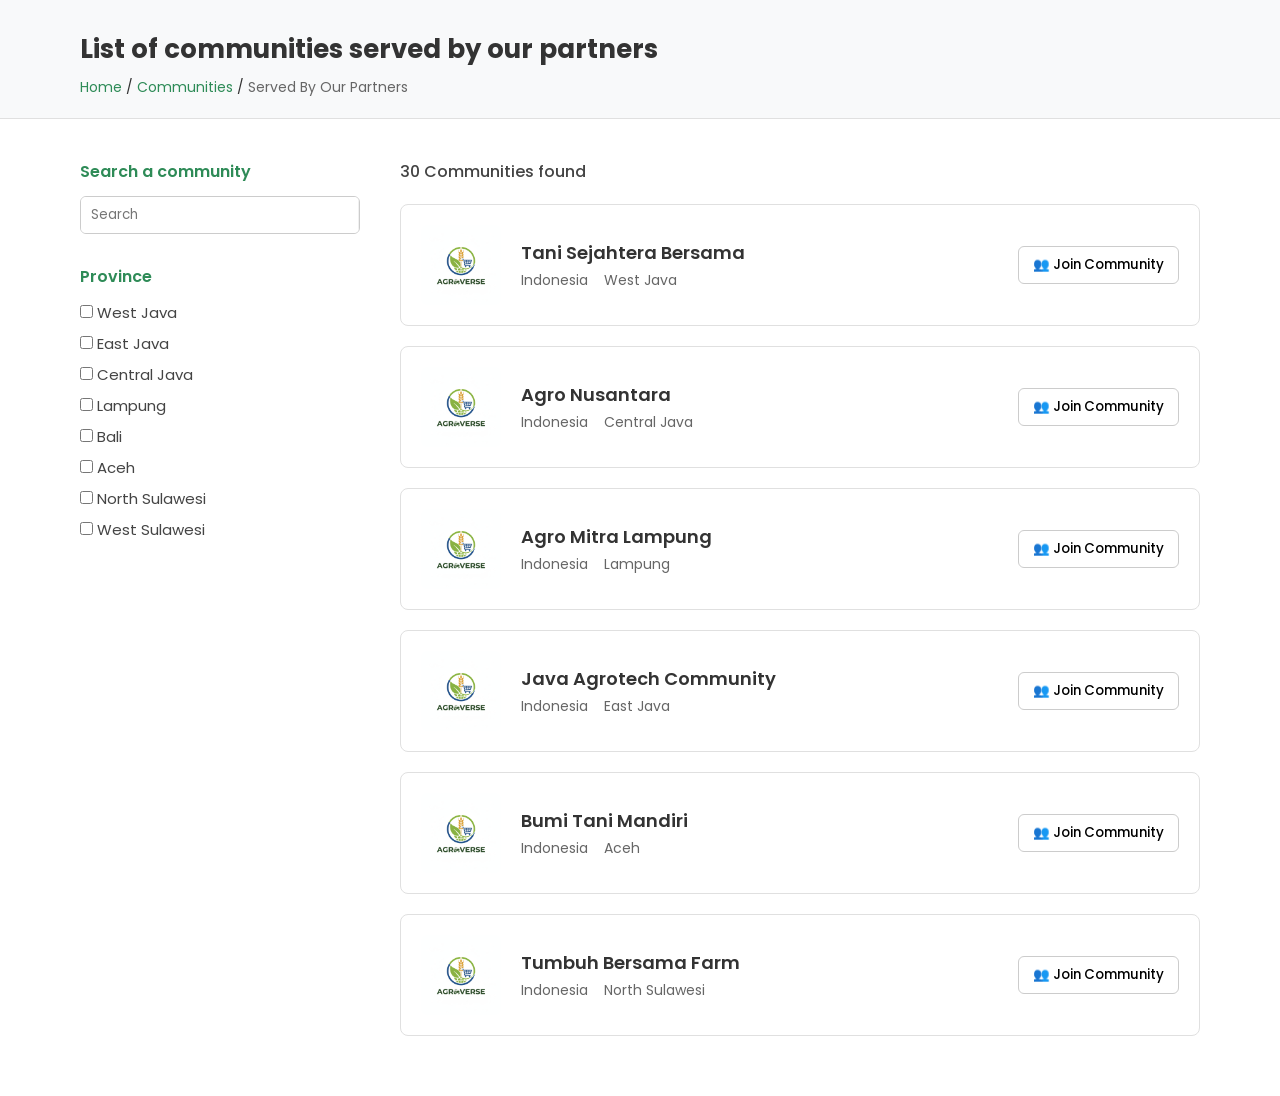
<file: communities.html>
<!DOCTYPE html>
<html lang="en">
<head>
  <meta charset="UTF-8" />
  <meta name="viewport" content="width=device-width, initial-scale=1.0" />
  <title>Communities | Marketplace</title>
  <link rel="stylesheet" href="community.css" />
  <link href="https://fonts.googleapis.com/css2?family=Poppins:wght@400;500;600;700&display=swap" rel="stylesheet">
</head>
<body>

  <!-- Header -->
  <header class="page-header">
    <h1>List of communities served by our partners</h1>
    <nav class="breadcrumb">
      <a href="index.html">Home</a> / 
      <a href="#">Communities</a> / 
      <span>Served By Our Partners</span>
    </nav>
  </header>

  <main class="content">
    <!-- Sidebar kiri -->
    <aside class="sidebar">
      <div class="search-box">
        <h3>Search a community</h3>
        <div class="search-bar">
          <input type="text" placeholder="Search" />
          <button>🔍</button>
        </div>
      </div>

      <div class="filter">
        <h3>Province</h3>
        <label><input type="checkbox" /> West Java</label>
        <label><input type="checkbox" /> East Java</label>
        <label><input type="checkbox" /> Central Java</label>
        <label><input type="checkbox" /> Lampung</label>
        <label><input type="checkbox" /> Bali</label>
        <label><input type="checkbox" /> Aceh</label>
        <label><input type="checkbox" /> North Sulawesi</label>
        <label><input type="checkbox" /> West Sulawesi</label>
      </div>
    </aside>

    <!-- Konten kanan -->
    <section class="community-list">
      <p class="count">30 Communities found</p>

      <!-- Card komunitas -->
      <div class="community-card">
        <img src="images/logo1.jpeg" alt="Logo" />
        <div class="community-info">
          <h4>Tani Sejahtera Bersama</h4>
          <p>Indonesia &nbsp;&nbsp; West Java</p>
        </div>
        <button class="join-btn">👥 Join Community</button>
      </div>

      <div class="community-card">
        <img src="images/logo1.jpeg" alt="Logo" />
        <div class="community-info">
          <h4>Agro Nusantara</h4>
          <p>Indonesia &nbsp;&nbsp; Central Java</p>
        </div>
        <button class="join-btn">👥 Join Community</button>
      </div>
            <div class="community-card">
        <img src="images/logo1.jpeg" alt="Logo" />
        <div class="community-info">
          <h4>Agro Mitra Lampung</h4>
          <p>Indonesia &nbsp;&nbsp; Lampung</p>
        </div>
        <button class="join-btn">👥 Join Community</button>
      </div>
            <div class="community-card">
        <img src="images/logo1.jpeg" alt="Logo" />
        <div class="community-info">
          <h4>Java Agrotech Community</h4>
          <p>Indonesia &nbsp;&nbsp; East Java</p>
        </div>
        <button class="join-btn">👥 Join Community</button>
      </div>
            <div class="community-card">
        <img src="images/logo1.jpeg" alt="Logo" />
        <div class="community-info">
          <h4>Bumi Tani Mandiri</h4>
          <p>Indonesia &nbsp;&nbsp; Aceh</p>
        </div>
        <button class="join-btn">👥 Join Community</button>
      </div>
            <div class="community-card">
        <img src="images/logo1.jpeg" alt="Logo" />
        <div class="community-info">
          <h4>Tumbuh Bersama Farm</h4>
          <p>Indonesia &nbsp;&nbsp; North Sulawesi</p>
        </div>
        <button class="join-btn">👥 Join Community</button>
      </div>
    </section>
  </main>

</body>
</html>
</file>
<file: style.css>
/*
Theme Name: Organic
Theme URI: https://templatesjungle.com/
Author: TemplatesJungle
Author URI: https://templatesjungle.com/
Description: Organic is specially designed product packaged for eCommerce store websites.
Version: 1.1
*/

/*--------------------------------------------------------------
This is main CSS file that contains custom style rules used in this template
--------------------------------------------------------------*/
/*--------------------------------------------------------------
/** VARIABLES
--------------------------------------------------------------*/
body {
  --heading-font        : "Inter", sans-serif;
  --bs-link-color: #333;
  --bs-link-hover-color:#333;

  --bs-link-color-rgb: 40,40,40;
  --bs-link-hover-color-rgb: 0,0,0;

  --bs-light-rgb: 248, 248, 248;

  --bs-font-sans-serif: "Inter", sans-serif;
  --bs-body-font-family: var(--bs-font-sans-serif);
  --bs-body-font-size: 1rem;
  --bs-body-font-weight: 400;
  --bs-body-line-height: 2;
  --bs-body-color: #747474;

  --bs-primary: #6BB252;
  --bs-primary-rgb: 107, 178, 82;
  
  --bs-secondary: #364127;
  --bs-secondary-rgb: 54, 65, 39;
  
  --bs-danger: #F95F09;
  --bs-danger-rgb: 249, 95, 9;

  --bs-success: #a3be4c;
  --bs-success-rgb: 163, 190, 76;
  
  --bs-primary-bg-subtle: #FFF9EB;
  --bs-success-bg-subtle: #eef5e5;
  
  --bs-border-color: #F7F7F7;
}

header {
  padding: 0; /* hilangkan padding default */
}

header img {
  height: 60px;          /* atur tinggi sesuai tampilan yang diinginkan */
  width: auto;           /* biar proporsional */
  object-fit: contain;   /* biar logo tidak gepeng */
}

header .row {
  align-items: center !important;  /* sejajarkan semua item secara vertikal */
}

.btn-primary {
  --bs-btn-color: #fff;
  --bs-btn-bg: var(--bs-primary);
  --bs-btn-border-color: transparent;
  --bs-btn-hover-color: #fff;
  --bs-btn-hover-bg: #f7a422;
  --bs-btn-hover-border-color: transparent;
  --bs-btn-focus-shadow-rgb: 49,132,253;
  --bs-btn-active-color: #fff;
  --bs-btn-active-bg: var(--bs-primary);
  --bs-btn-active-border-color: transparent;
  --bs-btn-active-shadow: inset 0 3px 5px rgba(0, 0, 0, 0.125);
  --bs-btn-disabled-color: #fff;
  --bs-btn-disabled-bg: #d3d7dd;
  --bs-btn-disabled-border-color: transparent;
}
.btn-outline-primary {
  --bs-btn-color: var(--bs-primary);
  --bs-btn-border-color: var(--bs-primary);
  --bs-btn-hover-color: #fff;
  --bs-btn-hover-bg: #ffc107;
  --bs-btn-hover-border-color: #ffc107;
  --bs-btn-focus-shadow-rgb: 13,110,253;
  --bs-btn-active-color: #fff;
  --bs-btn-active-bg: #ffc107;
  --bs-btn-active-border-color: #ffc107;
  --bs-btn-active-shadow: inset 0 3px 5px rgba(0, 0, 0, 0.125);
  --bs-btn-disabled-color: #fff3cd;
  --bs-btn-disabled-bg: transparent;
  --bs-btn-disabled-border-color: #fff3cd;
  --bs-gradient: none;
}
.btn-outline-light {
  --bs-btn-color: #747474;
  --bs-btn-border-color: #EFEFEF;
  --bs-btn-hover-color: #000;
  --bs-btn-hover-bg: #EFEFEF;
  --bs-btn-hover-border-color: #EFEFEF;
  --bs-btn-focus-shadow-rgb: 248,249,250;
  --bs-btn-active-color: #000;
  --bs-btn-active-bg: #EFEFEF;
  --bs-btn-active-border-color: #EFEFEF;
  --bs-btn-active-shadow: inset 0 3px 5px rgba(0, 0, 0, 0.125);
  --bs-btn-disabled-color: #EFEFEF;
  --bs-btn-disabled-bg: transparent;
  --bs-btn-disabled-border-color: #EFEFEF;
  --bs-gradient: none;
}
.btn-warning {
  --bs-btn-color: #747474;
  --bs-btn-bg: #FCF7EB;
  --bs-btn-border-color: #FCF7EB;
  --bs-btn-hover-color: #747474;
  --bs-btn-hover-bg: #FFECBE;
  --bs-btn-hover-border-color: #FFECBE;
  --bs-btn-focus-shadow-rgb: 217,164,6;
  --bs-btn-active-color: #000;
  --bs-btn-active-bg: #FFECBE;
  --bs-btn-active-border-color: #FFECBE;
  --bs-btn-active-shadow: inset 0 3px 5px rgba(0, 0, 0, 0.125);
  --bs-btn-disabled-color: #000;
  --bs-btn-disabled-bg: #FCF7EB;
  --bs-btn-disabled-border-color: #FCF7EB;
}
.btn-success {
  --bs-btn-color: #222;
  --bs-btn-bg: #EEF5E4;
  --bs-btn-border-color: #EEF5E4;
  --bs-btn-hover-color: #222;
  --bs-btn-hover-bg: #9de3c2;
  --bs-btn-hover-border-color: #9de3c2;
  --bs-btn-focus-shadow-rgb: 60,153,110;
  --bs-btn-active-color: #222;
  --bs-btn-active-bg: #9de3c2;
  --bs-btn-active-border-color: #9de3c2;
  --bs-btn-active-shadow: inset 0 3px 5px rgba(0, 0, 0, 0.125);
  --bs-btn-disabled-color: #222;
  --bs-btn-disabled-bg: #EEF5E4;
  --bs-btn-disabled-border-color: #EEF5E4;
}
.btn-danger {
  --bs-btn-color: #222;
  --bs-btn-bg: #FFEADA;
  --bs-btn-border-color: #FFEADA;
  --bs-btn-hover-color: #222;
  --bs-btn-hover-bg: #ecc9af;
  --bs-btn-hover-border-color: #ecc9af;
  --bs-btn-focus-shadow-rgb: 60,153,110;
  --bs-btn-active-color: #222;
  --bs-btn-active-bg: #ecc9af;
  --bs-btn-active-border-color: #ecc9af;
  --bs-btn-active-shadow: inset 0 3px 5px rgba(0, 0, 0, 0.125);
  --bs-btn-disabled-color: #222;
  --bs-btn-disabled-bg: #FFEADA;
  --bs-btn-disabled-border-color: #FFEADA;
}
body {
  letter-spacing: 0.03em;
}
h1,h2,h3,h4,h5,h6 {
  font-family: var(--heading-font);
  color: var(--bs-dark);
  font-weight: 700;
}
.breadcrumb.text-white {
  --bs-breadcrumb-divider-color: #fff;
  --bs-breadcrumb-item-active-color: var(--bs-primary);
}
.dropdown-menu {
  --bs-dropdown-link-active-bg: var(--bs-primary);
}
.nav-pills .nav-link {
  --bs-nav-pills-link-active-color: #111;
  --bs-nav-pills-link-active-bg: #f1f1f1;
}
.pagination {
  --bs-pagination-active-bg: var(--bs-primary);
  --bs-pagination-active-border-color: var(--bs-primary);
}
.container, .container-fluid, .container-lg, .container-md, .container-sm, .container-xl, .container-xxl {
  --bs-gutter-x: 3rem;
}
/*----------------------------------------------*/
/* 6. SITE STRUCTURE */
/*----------------------------------------------*/
/* 6.1 Header
--------------------------------------------------------------*/
/* Preloader */
.preloader-wrapper {
  width: 100%;
  height: 100vh;
  margin: 0 auto;
  position: fixed;
  top: 0;
  left: 0;
  z-index: 111;
  background: #fff;
}

.preloader-wrapper .preloader {
  margin: 20% auto 0;
  transform: translateZ(0);
}

.preloader:before,
.preloader:after {
  content: '';
  position: absolute;
  top: 0;
}

.preloader:before,
.preloader:after,
.preloader {
  border-radius: 50%;
  width: 2em;
  height: 2em;
  animation: animation 1.2s infinite ease-in-out;
}

.preloader {
  animation-delay: -0.16s;
}

.preloader:before {
  left: -3.5em;
  animation-delay: -0.32s;
}

.preloader:after {
  left: 3.5em;
}

@keyframes animation {
  0%,
  80%,
  100% {
    box-shadow: 0 2em 0 -1em var(--bs-primary);
  }
  40% {
    box-shadow: 0 2em 0 0 var(--bs-primary);
  }
}

/* *** Start editing below this line *** */
/* .container-fluid {
  max-width: 1600px;
}
*/
@media (min-width: 1400px) {
  .container-lg {
      max-width: 1600px;
  }
} 

.banner-blocks {
  display: grid;
  grid-template-columns: repeat(12, 1fr);
  grid-template-rows: repeat(2, 1fr);
  grid-gap: 2rem;
}
.block-1 { grid-area: 1 / 1 / 3 / 8; }
.block-2 { grid-area: 1 / 8 / 2 / 13; }
.block-3 { grid-area: 2 / 8 / 3 / 13; }

@media screen and (max-width:1140px) {
  .banner-blocks {
    grid-template-columns: 1fr;
    grid-template-rows: repeat(4, 1fr);
  }
  .block-1 { grid-area: 1 / 1 / 3 / 2; }
  .block-2 { grid-area: 3 / 1 / 4 / 2; }
  .block-3 { grid-area: 4 / 1 / 5 / 2; }
  
}

/* Swiper carousel */
.swiper-prev,
.swiper-next {
  width: 38px;
  height: 38px;
  line-height: 38px;
  background: #F1F1F1;
  color: #222222;
  padding: 0;
  text-align: center;
  border-radius: 10px;
  --bs-btn-border-color: transparent;
  --bs-btn-active-bg: #ec9b22;
  --bs-btn-active-border-color: transparent;
  --bs-btn-hover-bg: var(--bs-primary);
  --bs-btn-hover-border-color: transparent;
  --bs-btn-disabled-color: #ccc;
  --bs-btn-disabled-bg: #eaeaea;
  --bs-btn-disabled-border-color: #eaeaea
}
.swiper-prev:hover,
.swiper-next:hover {
  background: var(--bs-primary);
}

/* category carousel */
.category-carousel .category-item {
  background: #FFFFFF;
  border: 1px solid #FBFBFB;
  box-shadow: 0px 5px 22px rgba(0, 0, 0, 0.04);
  border-radius: 16px;
  text-align: center;
  padding: 60px 20px;
  margin: 20px 0;
  transition: box-shadow 0.3s ease-out, transform 0.3s ease-out;
}
.category-carousel .category-item:hover {
  transform: translate3d(0,-10px,0);
  box-shadow: 0px 21px 44px rgba(0, 0, 0, 0.08);
}
.category-carousel .category-item .category-title {
  font-weight: 600;
  font-size: 20px;
  line-height: 27px;
  letter-spacing: 0.02em;
  text-transform: capitalize;
  color: #222222;
  margin-top: 20px;
}

/* brand carousel */
.brand-carousel .brand-item {
  background: #FFFFFF;
  border: 1px solid #FBFBFB;
  box-shadow: 0px 5px 22px rgba(0, 0, 0, 0.04);
  border-radius: 16px;
  padding: 16px;
}
.brand-carousel .brand-item img {
  width: 100%;
  border-radius: 12px;
}
.brand-carousel .brand-item .brand-details {
  margin-left: 15px;
}
.brand-carousel .brand-item .brand-title {
  margin: 0;
}

/* product tabs */
.product-tabs .nav-tabs {
  justify-content: flex-end;
  border: none;
  
  --bs-nav-link-hover-color: #111;
  --bs-nav-link-color: #555;
  --bs-nav-tabs-link-border-color: #fff;
  --bs-nav-tabs-link-hover-border-color: transparent;
  --bs-nav-tabs-link-active-border-color: #fff;
}
.product-tabs .nav-tabs .nav-link.active, 
.product-tabs .nav-tabs .nav-item.show .nav-link {
  /* border: none; */
  border-bottom: 3px solid var(--bs-primary);
}

/* products-carousel */
.products-carousel .swiper, .products-carousel .swiper-container {
  overflow: visible;
}

/* product-grid */
input[type=number]::-webkit-inner-spin-button, 
input[type=number]::-webkit-outer-spin-button {  
   opacity: 1;
}
.product-item .button-area .quantity {
  padding: 0.5rem;
}
.product-item .button-area {
  display: none;
  position: absolute;
  text-align: center;
  background: #fff;
  width: 100%;
  left: 0;
  bottom: -55px;
  z-index: 1;
  box-shadow: 0px 20px 44px rgba(0, 0, 0, 0.08);
  /* transition: box-shadow 0.3s ease-out; */
}
.product-item {
  position: relative;
  padding: 16px;
  background: #FFFFFF;
  border-radius: 16px;
  margin-bottom: 30px;
  box-shadow: 0px 0px 22px rgba(0, 0, 0, 0);
  /* transition: box-shadow 0.3s ease-out, margin 0.3s ease-out; */
}
.product-item:hover .button-area {
  display: block;
}
.product-item:hover {
  /* z-index: 1; */
  /* margin-bottom: -50px; */
  /* max-height: 500px; */
  box-shadow: 0px 0px 44px rgba(0, 0, 0, 0.08);
}
.product-item figure {
  text-align: center;
}
.product-item figure img {
  max-height: 210px;
  height: auto;
}
.product-item .product-qty {
  width: 85px;
}
.product-item .btn-link {
  text-decoration: none;
}
.product-item #quantity {
  height: auto;
  width: 28px;
  text-align: center;
  border: none;
  margin: 0;
  padding: 0;
}
.product-item .btn-number {
  width: 26px;
  height: 26px;
  line-height: 1;
  text-align: center;
  background: #FFFFFF;
  border: 1px solid #E2E2E2;
  border-radius: 6px;
  color: #222;
  padding: 0;
}

/* cart */
.cart .product-qty {
  min-width: 130px;
}

/* floating image */
.image-float {
  margin-top: -140px;
  margin-bottom: -140px;
}
@media screen and (max-width:991px) {
  .image-float {
    margin: 0;
  }
}
 /* post item */
.post-item .post-meta {
  font-size: 0.8rem;
  line-height: 1;
}
.post-item .post-meta svg {
  margin-right: 5px;
}

@media screen and (max-width: 991px) {
  /* offcanvas menu */
  .offcanvas-body .nav-item {
    font-weight: 700;
    border-bottom: 1px solid #d1d1d1;
  }
  .offcanvas-body .filter-categories {
    width: 100%;
    margin-bottom: 20px !important;
    border: 1px solid #d1d1d1 !important;
    padding: 14px;
    border-radius: 8px;
  }
  /* dropdown-menu */
  .dropdown-menu {
    padding: 0;
    border: none;
    line-height: 1.4;
    font-size: 0.9em;
  }
  .dropdown-menu a {
    padding-left: 0;
  }
  .dropdown-toggle::after {
    position: absolute;
    right: 0;
    top: 21px;
  }
}

/* single product */
/* product-thumbnail-slider */
.product-thumbnail-slider {
  height: 740px;
}
@media screen and (max-width:992px) {
  .product-thumbnail-slider {
    margin-top: 20px;
    height: auto;
  }
}
@media screen and (min-width:992px) {
  .product-thumbnail-slider {
    height: 420px;
  }
}
@media screen and (min-width:1200px) {
  .product-thumbnail-slider {
    height: 540px;
  }
}
@media screen and (min-width:1400px) {
  .product-thumbnail-slider {
    height: 740px;
  }
}

/* bootstrap extended */
.border-dashed {
  border-bottom: 1px dashed #d1d1d1;
}
.ls-1 {
  letter-spacing: -0.04em;
}
.button-area .btn-cart {
  text-wrap: nowrap;
  height: 3.3em;
  line-height: 2em;
  width: 100%;
}
.fs-7 {
  font-size: 0.8rem!important;
}

/* button */
.btn-link {
  display: inline-block;
  font-size: 0.875rem;
  font-weight: bold;
  font-family: var(--bs-body-font-family);
  letter-spacing: 0.0875rem;
  text-transform: uppercase;
  text-decoration: none;
}

a.btn-link,
a.btn-link:after {
  transition: all .5s;
}

a.btn-link {
  position: relative;
}

a.btn-link:before,
a.btn-link:after {
  content: '';
  display: block;
  position: absolute;
  bottom: 0;
  left: 0;
  width: 0;
  background-color: var(--bs-dark);
  height: 2px;
}

[data-bs-theme=dark] a.btn-link:after {
  background-color: var(--bs-light);
}

a.btn-link:before {
  background-color: rgba( var(--bs-light-rgb), 0.2 );
  width: 100%;
}

a.btn-link.is-checked:after,
a.btn-link:hover:after {
  width: 100%;
}

a.btn-link.text-white:after {
  background-color: var(--bs-light);
}

a.btn-link.text-light:after {
  background-color: var(--bs-light);
}

.navbar .megamenu{ padding: 1rem; }
/* ============ desktop view ============ */
@media all and (min-width: 992px) {
	
	.navbar .has-megamenu{position:static!important;}
	.navbar .megamenu{left:0; right:0; width:100%; margin-top:0;  }
	
}	
/* ============ desktop view .end// ============ */


/* ============ mobile view ============ */
@media(max-width: 991px){
	.navbar.fixed-top .navbar-collapse, .navbar.sticky-top .navbar-collapse{
		overflow-y: auto;
	    max-height: 90vh;
	    margin-top:10px;
	}
}
/* ============ mobile view .end// ============ */
</file>
<file: community.css>
* {
  margin: 0;
  padding: 0;
  box-sizing: border-box;
  font-family: "Poppins", sans-serif;
}

body {
  background-color: #fff;
  color: #333;
}

/* HEADER */
.page-header {
  background-color: #f8f9fa;
  padding: 30px 80px 20px 80px;
  border-bottom: 1px solid #e0e0e0;
}

.page-header h1 {
  font-size: 26px;
  font-weight: 700;
  margin-bottom: 8px;
}

.breadcrumb {
  font-size: 14px;
}

.breadcrumb a {
  text-decoration: none;
  color: #2e8b57;
}

.breadcrumb span {
  color: #666;
}

/* MAIN LAYOUT */
.content {
  display: flex;
  gap: 40px;
  padding: 40px 80px;
}

/* SIDEBAR */
.sidebar {
  width: 280px;
}

.sidebar h3 {
  font-size: 16px;
  font-weight: 600;
  color: #2e8b57;
  margin-bottom: 12px;
}

.search-bar {
  display: flex;
  border: 1px solid #ccc;
  border-radius: 6px;
  overflow: hidden;
  margin-bottom: 30px;
}

.search-bar input {
  border: none;
  outline: none;
  padding: 8px 10px;
  flex: 1;
}

.search-bar button {
  border: none;
  background: #f0f0f0;
  padding: 8px 12px;
  cursor: pointer;
}

.filter label {
  display: block;
  margin-bottom: 8px;
  font-size: 15px;
  color: #444;
}

/* COMMUNITY LIST */
.community-list {
  flex: 1;
}

.count {
  margin-bottom: 20px;
  color: #444;
  font-weight: 500;
}

.community-card {
  display: flex;
  align-items: center;
  background: #fff;
  border: 1px solid #e0e0e0;
  border-radius: 8px;
  padding: 20px;
  margin-bottom: 20px;
  transition: box-shadow 0.2s ease;
}

.community-card:hover {
  box-shadow: 0 3px 10px rgba(0,0,0,0.05);
}

.community-card img {
  width: 80px;
  height: 80px;
  border-radius: 8px;
  object-fit: cover;
  margin-right: 20px;
}

.community-info h4 {
  font-size: 18px;
  font-weight: 600;
}

.community-info p {
  font-size: 14px;
  color: #666;
  margin-top: 4px;
}

.join-btn {
  margin-left: auto;
  background-color: #fff;
  border: 1px solid #ccc;
  border-radius: 6px;
  padding: 8px 14px;
  cursor: pointer;
  font-weight: 500;
  transition: background-color 0.2s ease;
}

.join-btn:hover {
  background-color: #2e8b57;
  color: #fff;
  border-color: #2e8b57;
}
</file>
